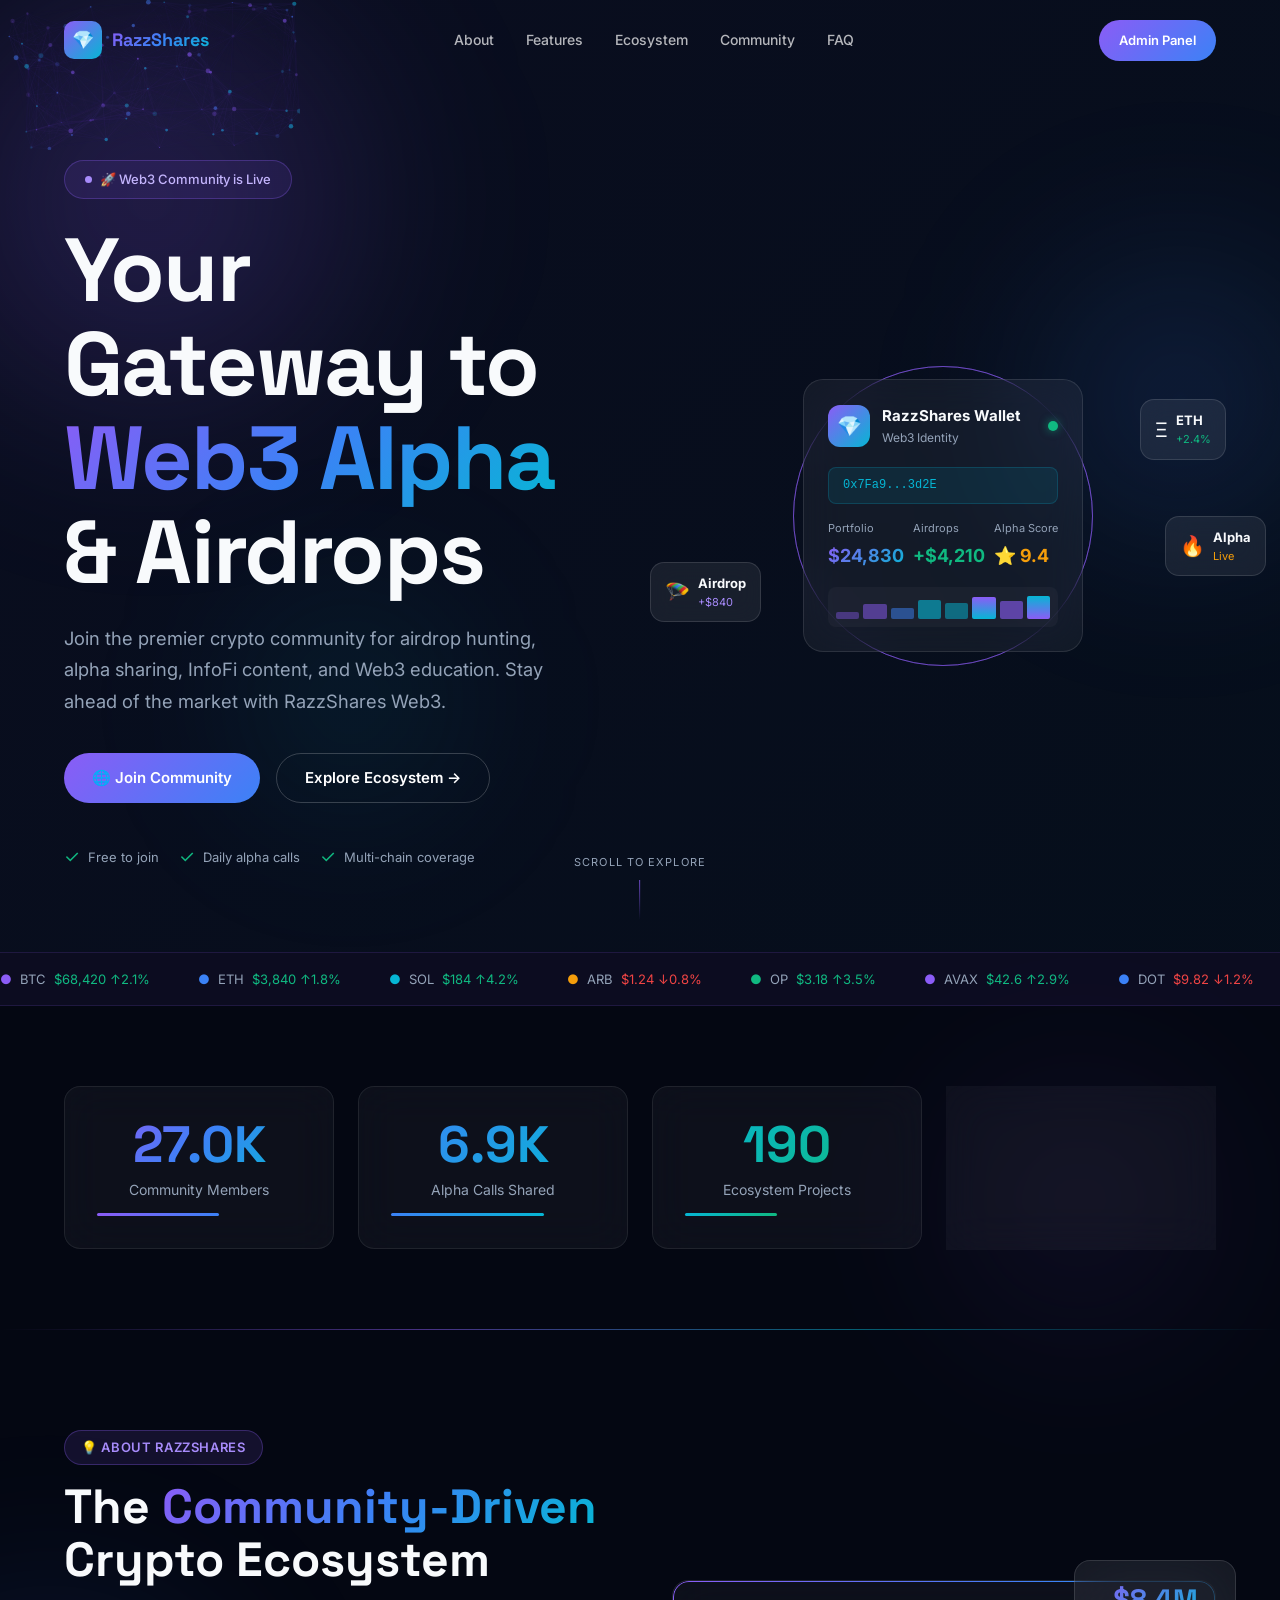
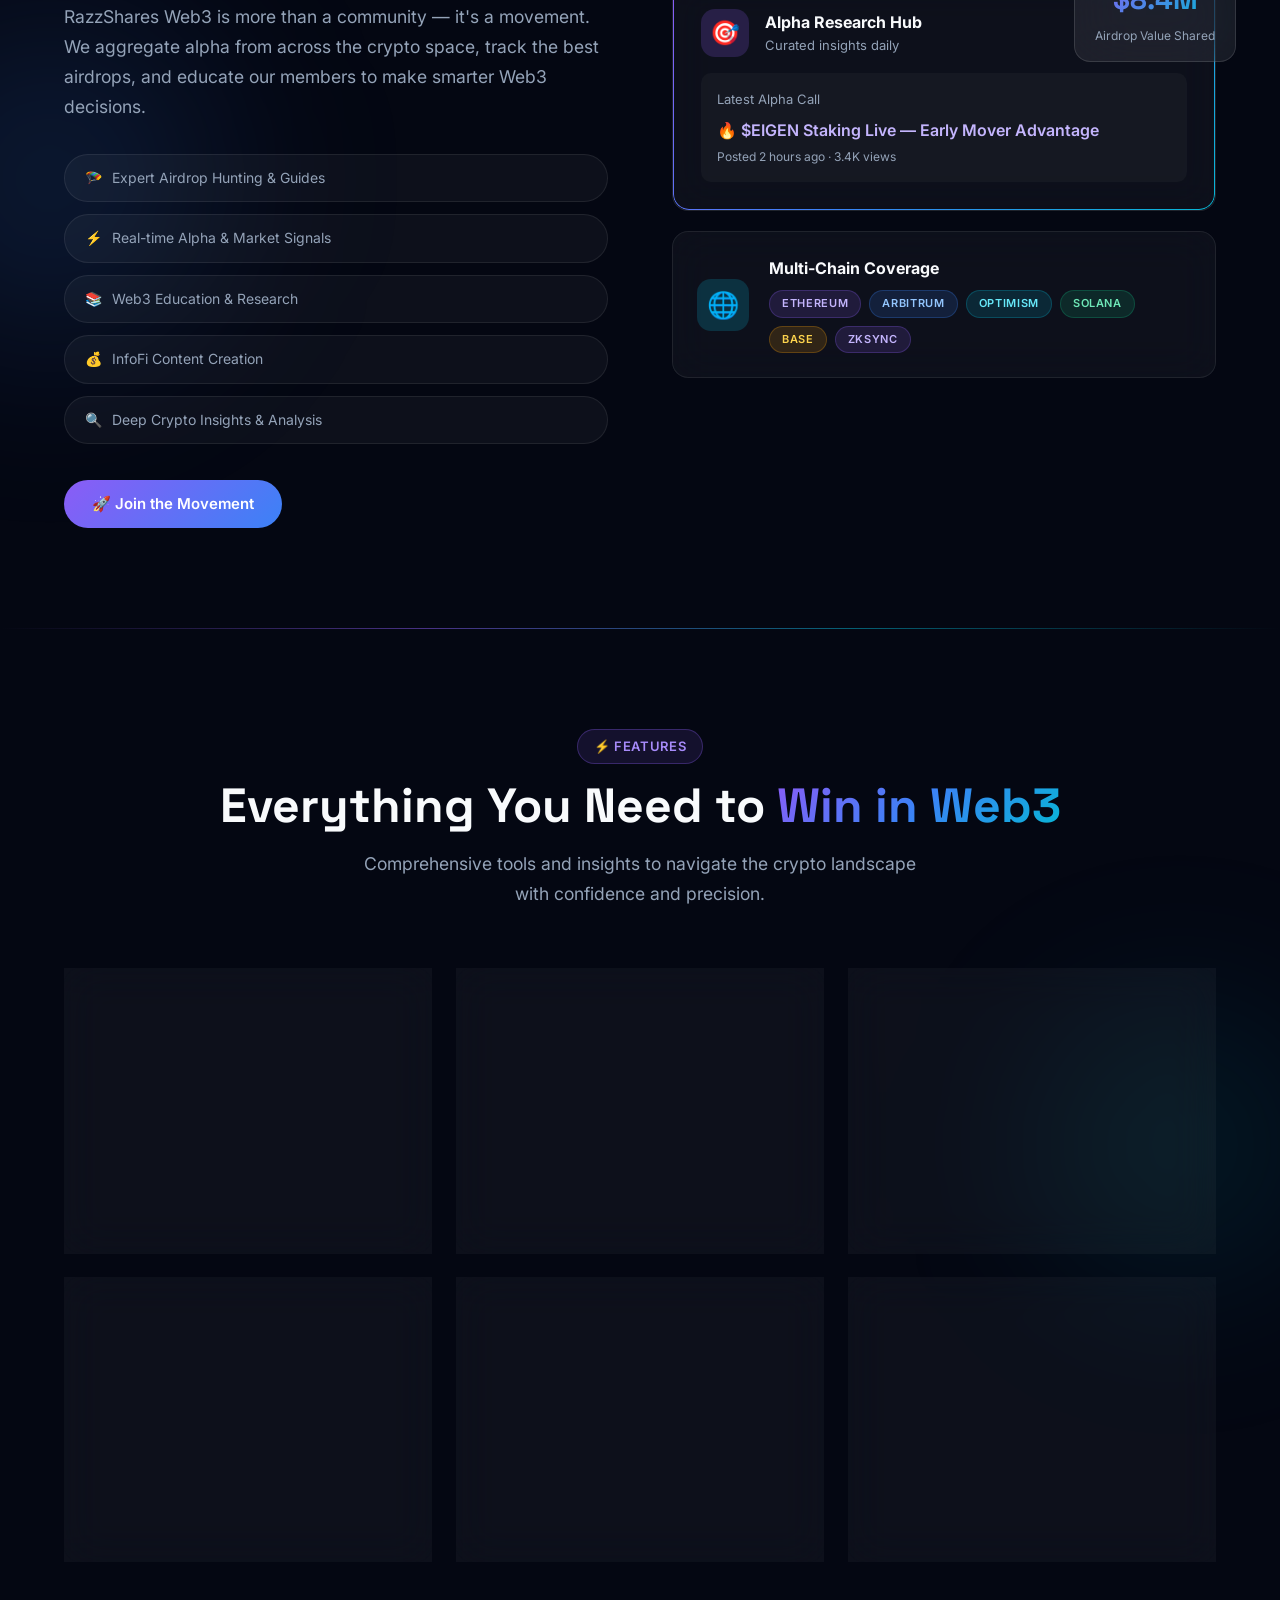
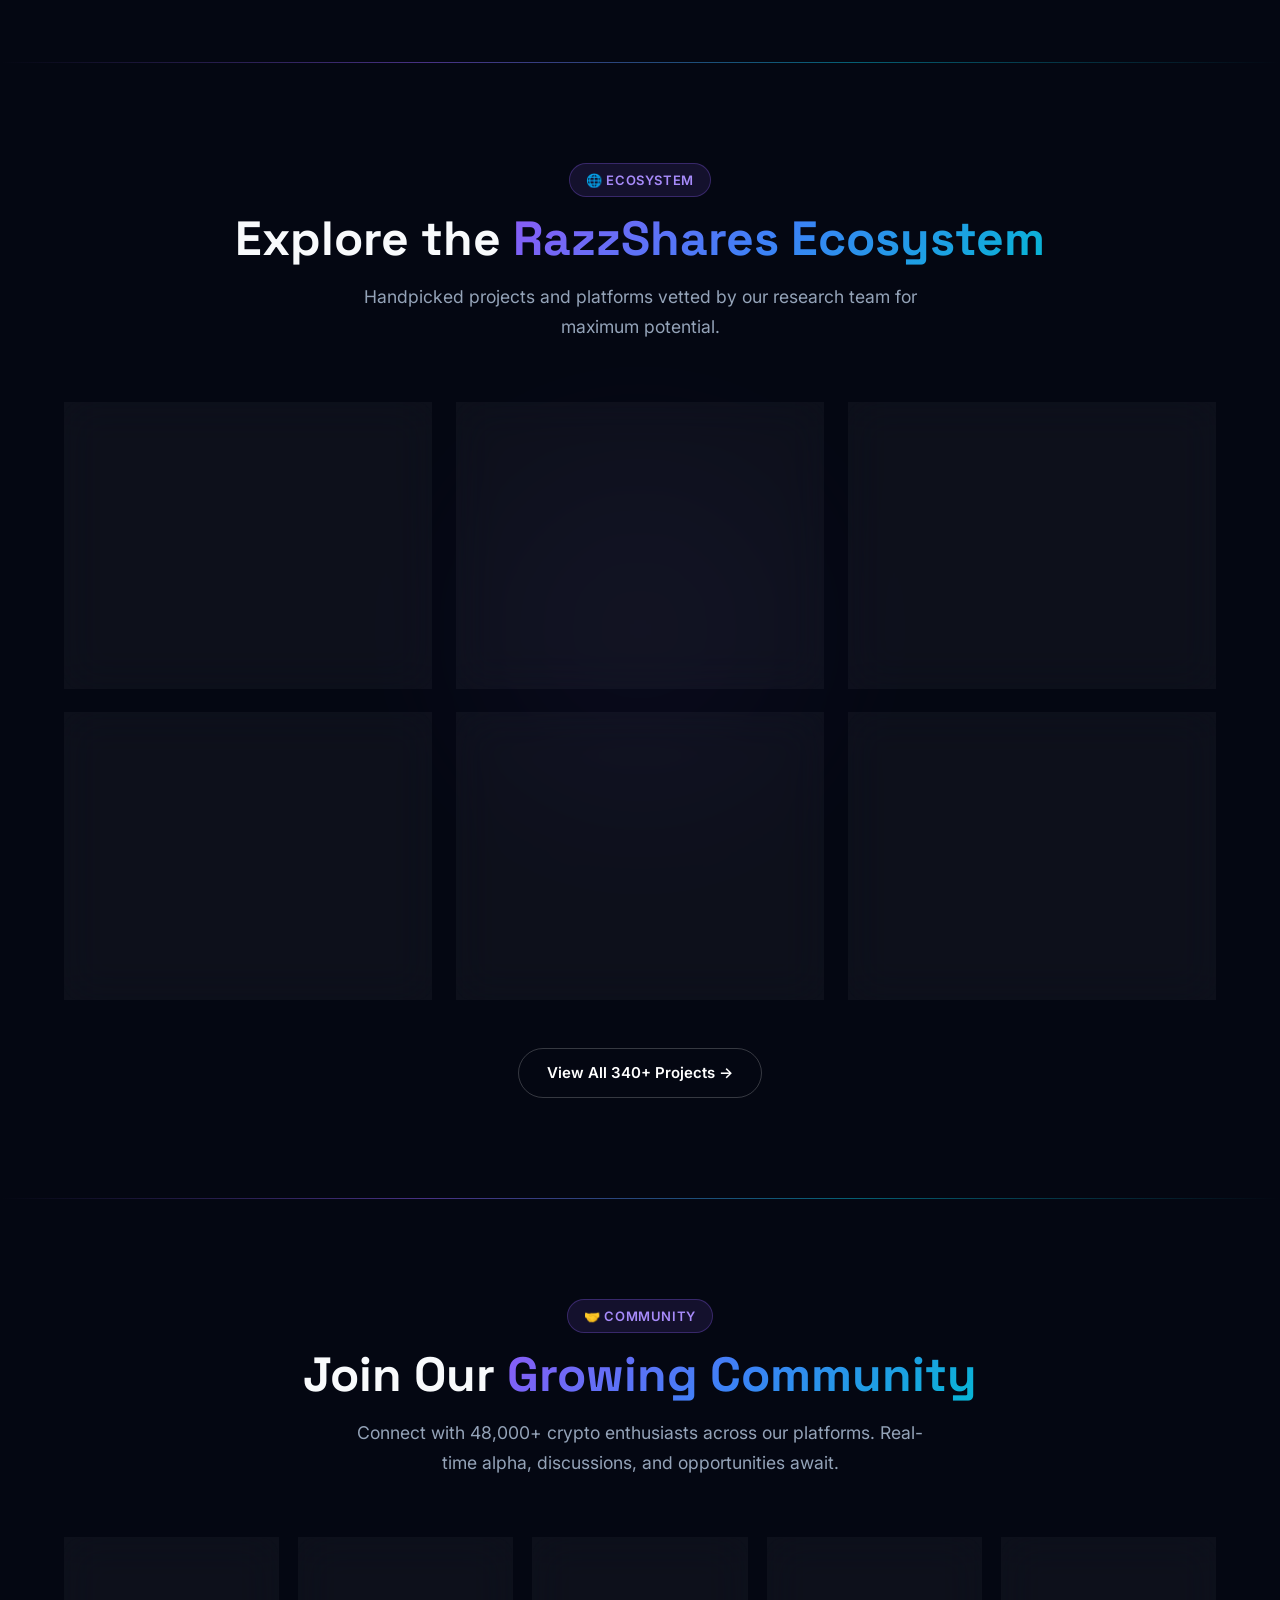
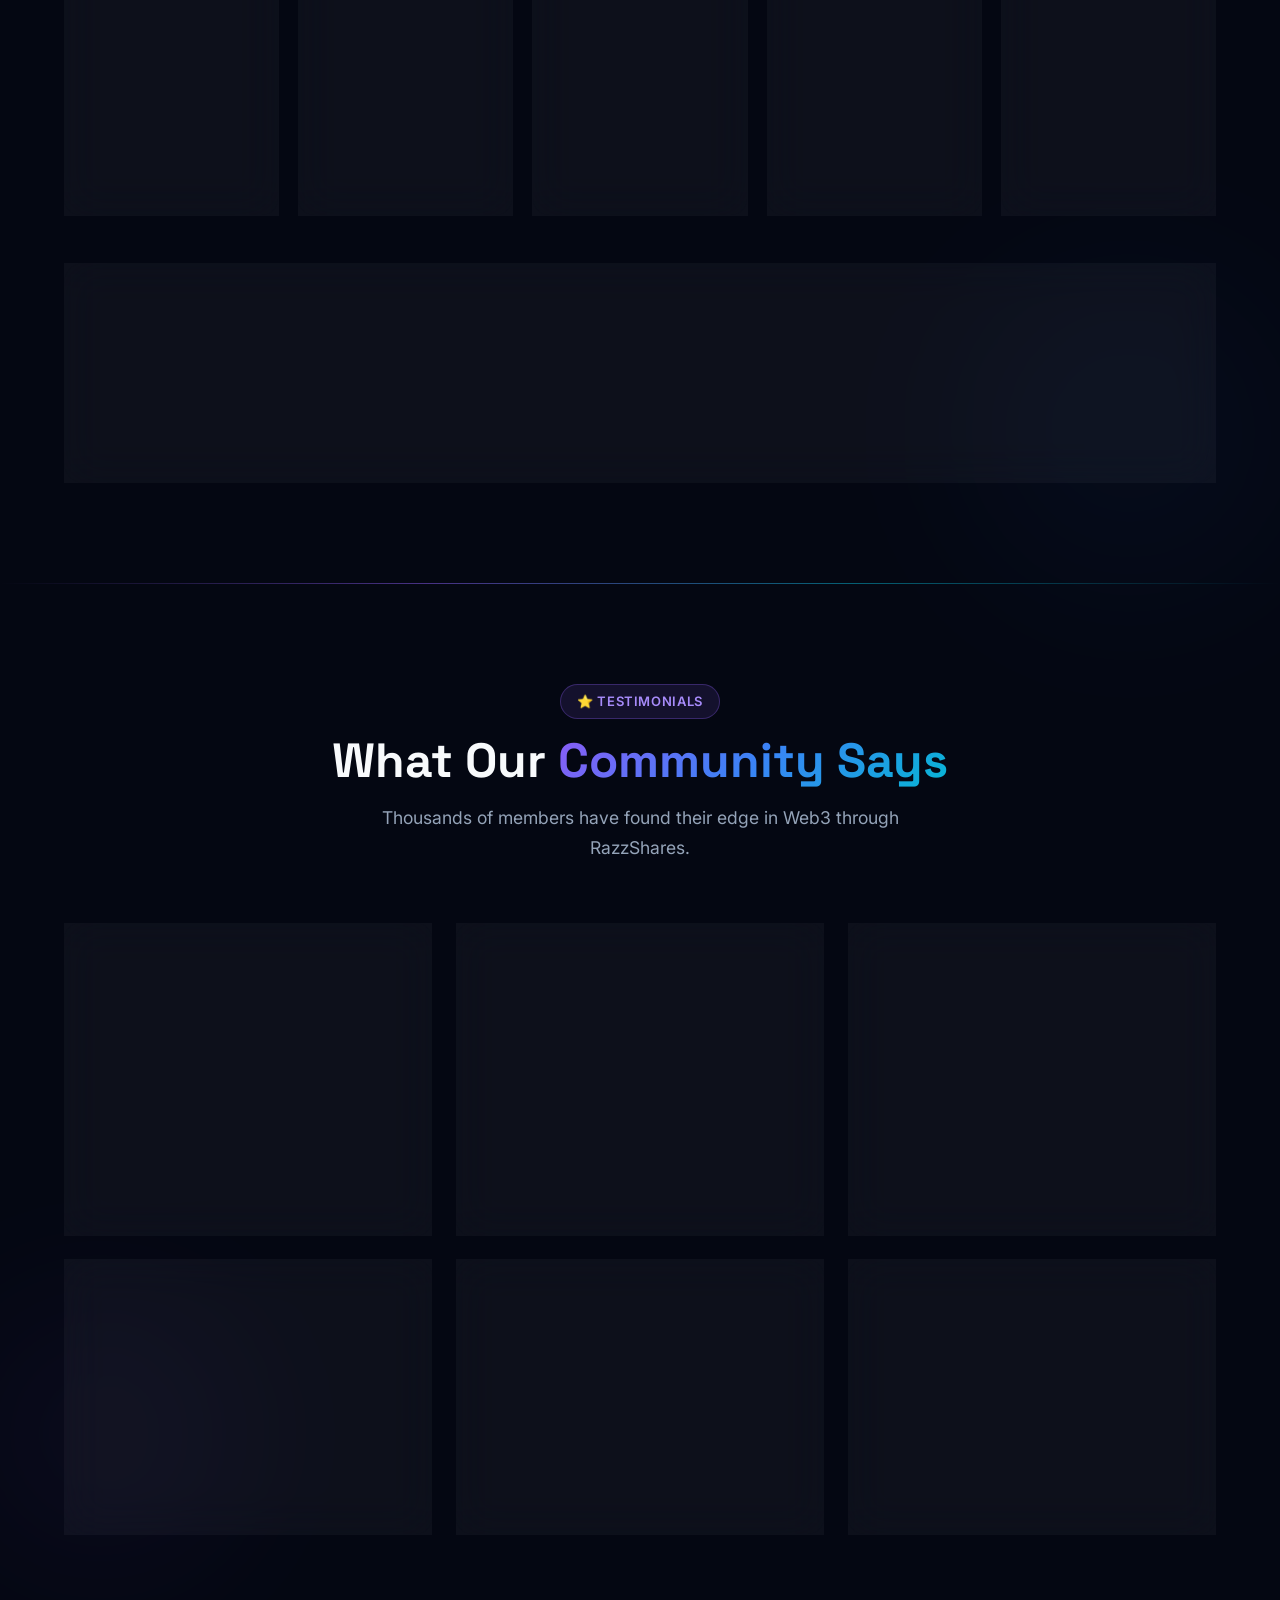
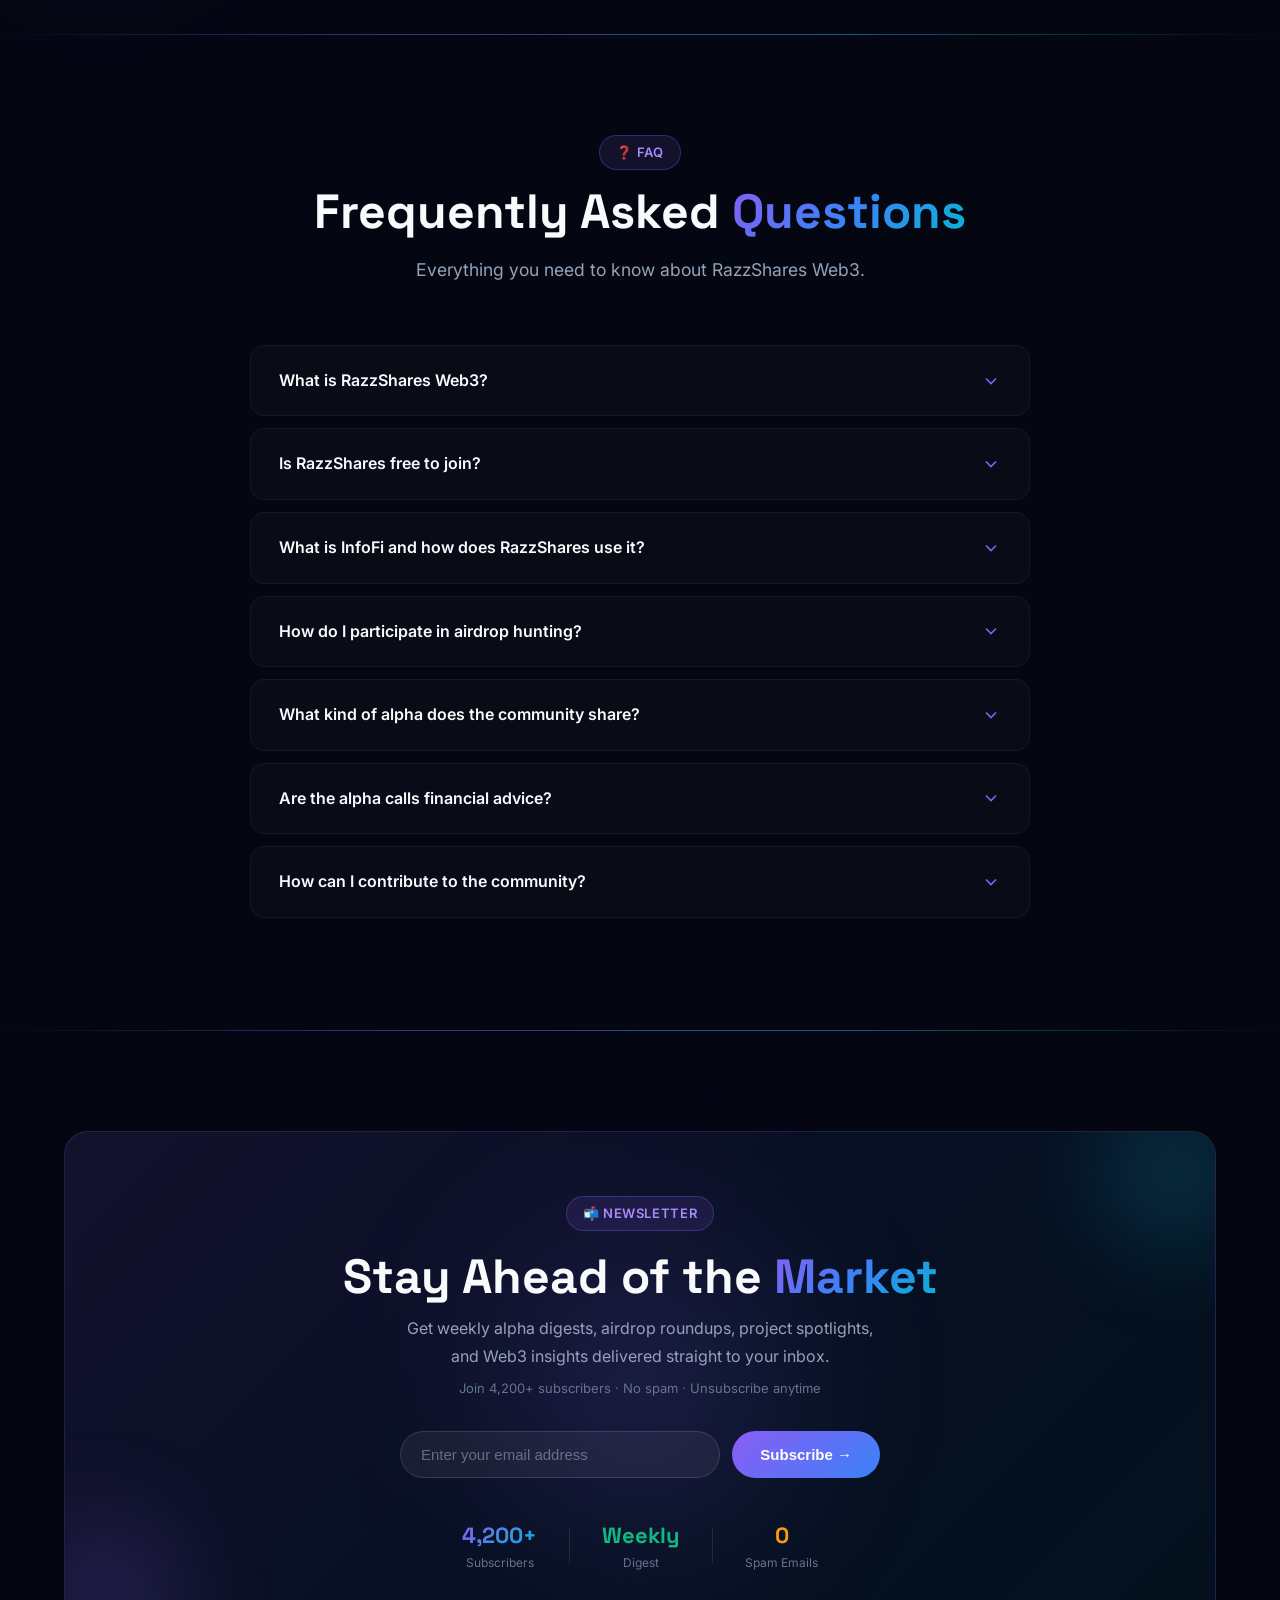
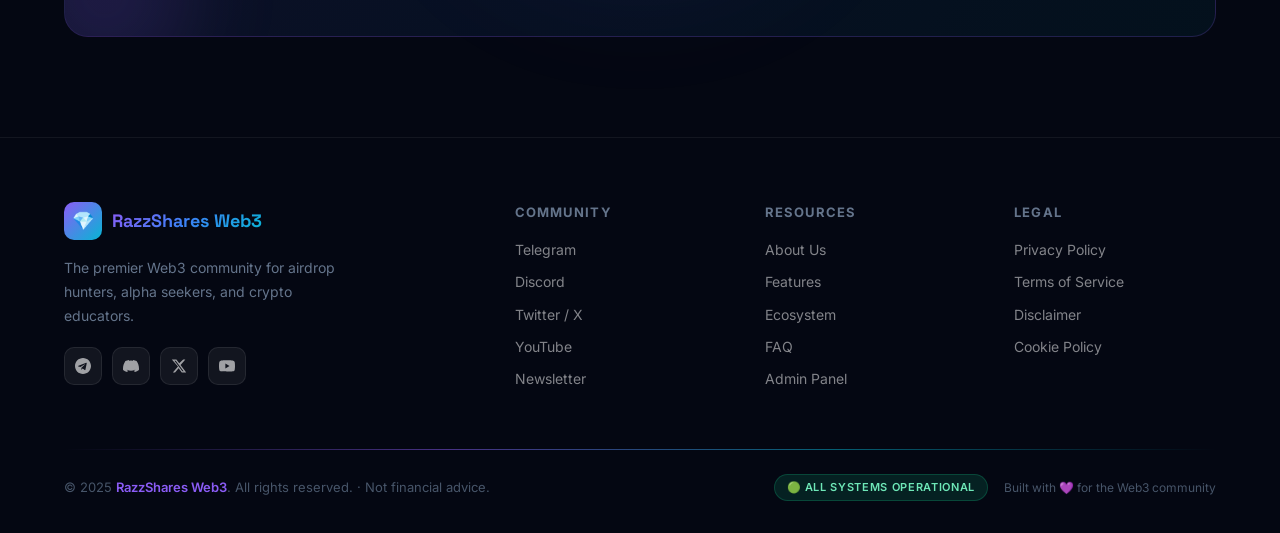
<file: index.html>
<!DOCTYPE html>
<html lang="en">
<head>
  <meta charset="UTF-8" />
  <meta name="viewport" content="width=device-width, initial-scale=1.0" />
  <meta name="description" content="RazzShares Web3 — Premium crypto community for airdrop hunting, alpha sharing, Web3 education and InfoFi content. Join thousands of crypto enthusiasts." />
  <meta name="keywords" content="Web3, crypto, airdrop, alpha, InfoFi, DeFi, community, blockchain" />
  <meta property="og:title" content="RazzShares Web3 — Alpha. Airdrops. Community." />
  <meta property="og:description" content="Join the premier Web3 community for crypto insights, airdrop hunting, and alpha sharing." />
  <meta property="og:type" content="website" />
  <title>RazzShares Web3 — Alpha. Airdrops. Community.</title>
  <link rel="stylesheet" href="assets/css/styles.css" />
  <link rel="preconnect" href="https://fonts.googleapis.com" />
  <link rel="preconnect" href="https://fonts.gstatic.com" crossorigin />
  <link href="https://fonts.googleapis.com/css2?family=Inter:wght@300;400;500;600;700;800;900&family=Space+Grotesk:wght@400;500;600;700&display=swap" rel="stylesheet" />
  <style>
    /* Inline critical styles for fast render */
    body { background: #040712; color: #F8FAFC; }
    .hero-grid { display: grid; grid-template-columns: 1fr 1fr; gap: 60px; align-items: center; }
    @media(max-width:900px){ .hero-grid { grid-template-columns:1fr; } .hero-visual { display:none; } }
    .ticker-wrap { overflow: hidden; padding: 16px 0; background: rgba(139,92,246,0.06); border-top: 1px solid rgba(139,92,246,0.15); border-bottom: 1px solid rgba(139,92,246,0.15); }
    .about-grid { display: grid; grid-template-columns: 1fr 1fr; gap: 64px; align-items: center; }
    @media(max-width:900px){ .about-grid { grid-template-columns:1fr; } }
    .features-grid { display: grid; grid-template-columns: repeat(3, 1fr); gap: 24px; }
    @media(max-width:900px){ .features-grid { grid-template-columns: repeat(2,1fr); } }
    @media(max-width:580px){ .features-grid { grid-template-columns: 1fr; } }
    .ecosystem-grid { display: grid; grid-template-columns: repeat(3, 1fr); gap: 24px; }
    @media(max-width:900px){ .ecosystem-grid { grid-template-columns: repeat(2,1fr); } }
    @media(max-width:560px){ .ecosystem-grid { grid-template-columns: 1fr; } }
    .community-grid { display: grid; grid-template-columns: repeat(5, 1fr); gap: 20px; }
    @media(max-width:900px){ .community-grid { grid-template-columns: repeat(3,1fr); } }
    @media(max-width:500px){ .community-grid { grid-template-columns: repeat(2,1fr); } }
    .testimonials-grid { display: grid; grid-template-columns: repeat(3, 1fr); gap: 24px; }
    @media(max-width:900px){ .testimonials-grid { grid-template-columns: repeat(2,1fr); } }
    @media(max-width:580px){ .testimonials-grid { grid-template-columns: 1fr; } }
    .footer-grid { display: grid; grid-template-columns: 2fr 1fr 1fr 1fr; gap: 48px; }
    @media(max-width:900px){ .footer-grid { grid-template-columns: 1fr 1fr; } }
    @media(max-width:580px){ .footer-grid { grid-template-columns: 1fr; } }
    .stats-row { display: grid; grid-template-columns: repeat(4,1fr); gap: 24px; }
    @media(max-width:800px){ .stats-row { grid-template-columns: repeat(2,1fr); } }
    @media(max-width:480px){ .stats-row { grid-template-columns: 1fr 1fr; } }
    .hero-btns { display: flex; gap: 16px; flex-wrap: wrap; }
    .hamburger { display: none; background: none; border: 1px solid rgba(255,255,255,0.15); border-radius: 8px; color: white; font-size: 20px; padding: 6px 10px; cursor: pointer; }
    @media(max-width:768px){ .nav-links { display:none; } .hamburger { display:block; } }
  </style>
</head>
<body>


<!-- ═══════════════════════════════════════════
     MOBILE MENU OVERLAY
═══════════════════════════════════════════ -->
<div id="mobile-menu">
  <button onclick="closeMobileMenu()" style="position:absolute;top:24px;right:24px;background:rgba(255,255,255,0.1);border:none;color:white;font-size:24px;width:44px;height:44px;border-radius:12px;cursor:pointer;">✕</button>
  <a href="#hero"         onclick="closeMobileMenu()">Home</a>
  <a href="#about"        onclick="closeMobileMenu()">About</a>
  <a href="#features"     onclick="closeMobileMenu()">Features</a>
  <a href="#ecosystem"    onclick="closeMobileMenu()">Ecosystem</a>
  <a href="#community"    onclick="closeMobileMenu()">Community</a>
  <a href="#faq"          onclick="closeMobileMenu()">FAQ</a>
  <a href="admin/index.html" onclick="closeMobileMenu()" style="color:#A78BFA;">Admin Panel</a>
</div>

<!-- ═══════════════════════════════════════════
     NAVBAR
═══════════════════════════════════════════ -->
<nav id="navbar">
  <div class="container" style="display:flex;align-items:center;justify-content:space-between;">
    <!-- Logo -->
    <a href="#hero" style="display:flex;align-items:center;gap:10px;text-decoration:none;">
      <div style="width:38px;height:38px;border-radius:10px;background:linear-gradient(135deg,#8B5CF6,#06B6D4);display:flex;align-items:center;justify-content:center;font-size:18px;flex-shrink:0;">💎</div>
      <span style="font-family:'Space Grotesk',sans-serif;font-weight:800;font-size:18px;background:linear-gradient(135deg,#8B5CF6,#3B82F6,#06B6D4);-webkit-background-clip:text;-webkit-text-fill-color:transparent;background-clip:text;">RazzShares</span>
    </a>
    <!-- Nav Links -->
    <div class="nav-links" style="display:flex;align-items:center;gap:32px;">
      <a href="#about"     class="nav-link">About</a>
      <a href="#features"  class="nav-link">Features</a>
      <a href="#ecosystem" class="nav-link">Ecosystem</a>
      <a href="#community" class="nav-link">Community</a>
      <a href="#faq"       class="nav-link">FAQ</a>
    </div>
    <!-- CTA + Hamburger -->
    <div style="display:flex;align-items:center;gap:12px;">
      <a href="admin/index.html" class="btn-primary" style="padding:10px 20px;font-size:13px;">
        <span>Admin Panel</span>
      </a>
      <button class="hamburger" onclick="openMobileMenu()">☰</button>
    </div>
  </div>
</nav>

<!-- ═══════════════════════════════════════════
     HERO SECTION
═══════════════════════════════════════════ -->
<section id="hero" class="animated-gradient-bg" style="min-height:100vh;position:relative;display:flex;align-items:center;overflow:hidden;padding-top:80px;">
  <!-- Animated particles canvas -->
  <canvas id="particles-canvas"></canvas>

  <!-- Background orbs -->
  <div class="orb orb-purple" style="width:600px;height:600px;top:-100px;left:-150px;"></div>
  <div class="orb orb-blue"   style="width:400px;height:400px;top:200px;right:-100px;"></div>
  <div class="orb orb-cyan"   style="width:300px;height:300px;bottom:100px;left:200px;"></div>

  <div class="container" style="position:relative;z-index:1;padding:80px 24px;">
    <div class="hero-grid">
      <!-- Left: Text content -->
      <div>
        <div class="hero-badge animate-fade-up">
          <span class="dot"></span>
          🚀 Web3 Community is Live
        </div>

        <h1 class="hero-title animate-fade-up delay-100">
          Your Gateway to<br>
          <span class="gradient-text">Web3 Alpha</span><br>
          &amp; Airdrops
        </h1>

        <p class="animate-fade-up delay-200" style="font-size:1.15rem;color:#94A3B8;line-height:1.7;margin-bottom:36px;max-width:520px;">
          Join the premier crypto community for airdrop hunting, alpha sharing, InfoFi content, and Web3 education. Stay ahead of the market with RazzShares Web3.
        </p>

        <div class="hero-btns animate-fade-up delay-300">
          <a href="#community" class="btn-primary">
            <span>🌐 Join Community</span>
          </a>
          <a href="#ecosystem" class="btn-secondary">
            Explore Ecosystem →
          </a>
        </div>

        <!-- Trust badges -->
        <div class="animate-fade-up delay-400" style="display:flex;align-items:center;gap:20px;margin-top:40px;flex-wrap:wrap;">
          <div style="display:flex;align-items:center;gap:8px;color:#94A3B8;font-size:13px;">
            <span style="color:#10B981;font-size:18px;">✓</span> Free to join
          </div>
          <div style="display:flex;align-items:center;gap:8px;color:#94A3B8;font-size:13px;">
            <span style="color:#10B981;font-size:18px;">✓</span> Daily alpha calls
          </div>
          <div style="display:flex;align-items:center;gap:8px;color:#94A3B8;font-size:13px;">
            <span style="color:#10B981;font-size:18px;">✓</span> Multi-chain coverage
          </div>
        </div>
      </div>

      <!-- Right: Wallet Visual -->
      <div class="hero-visual" style="position:relative;display:flex;justify-content:center;align-items:center;">
        <!-- Pulse rings -->
        <div class="pulse-ring" style="width:300px;height:300px;left:50%;top:50%;transform:translate(-50%,-50%);"></div>
        <div class="pulse-ring" style="width:300px;height:300px;left:50%;top:50%;transform:translate(-50%,-50%);animation-delay:1s;"></div>

        <!-- Main card -->
        <div class="wallet-card float-1 animate-scale-in delay-300" style="position:relative;z-index:2;">
          <div style="display:flex;align-items:center;gap:12px;margin-bottom:20px;">
            <div style="width:42px;height:42px;border-radius:12px;background:linear-gradient(135deg,#8B5CF6,#06B6D4);display:flex;align-items:center;justify-content:center;font-size:20px;">💎</div>
            <div>
              <div style="font-weight:700;font-size:15px;">RazzShares Wallet</div>
              <div style="color:#94A3B8;font-size:12px;">Web3 Identity</div>
            </div>
            <div style="margin-left:auto;width:10px;height:10px;border-radius:50%;background:#10B981;box-shadow:0 0 8px rgba(16,185,129,0.6);"></div>
          </div>
          <div class="wallet-address" style="margin-bottom:16px;">0x7Fa9...3d2E</div>
          <div style="display:flex;justify-content:space-between;margin-bottom:16px;">
            <div>
              <div style="font-size:11px;color:#94A3B8;margin-bottom:4px;">Portfolio</div>
              <div style="font-weight:700;font-size:18px;background:linear-gradient(135deg,#8B5CF6,#06B6D4);-webkit-background-clip:text;-webkit-text-fill-color:transparent;background-clip:text;">$24,830</div>
            </div>
            <div>
              <div style="font-size:11px;color:#94A3B8;margin-bottom:4px;">Airdrops</div>
              <div style="font-weight:700;font-size:18px;color:#10B981;">+$4,210</div>
            </div>
            <div>
              <div style="font-size:11px;color:#94A3B8;margin-bottom:4px;">Alpha Score</div>
              <div style="font-weight:700;font-size:18px;color:#F59E0B;">⭐ 9.4</div>
            </div>
          </div>
          <!-- Mini chart bars -->
          <div style="display:flex;align-items:flex-end;gap:4px;height:40px;background:rgba(255,255,255,0.03);border-radius:8px;padding:8px;">
            <div style="flex:1;height:30%;background:rgba(139,92,246,0.4);border-radius:2px;"></div>
            <div style="flex:1;height:60%;background:rgba(139,92,246,0.5);border-radius:2px;"></div>
            <div style="flex:1;height:45%;background:rgba(59,130,246,0.5);border-radius:2px;"></div>
            <div style="flex:1;height:80%;background:rgba(6,182,212,0.6);border-radius:2px;"></div>
            <div style="flex:1;height:65%;background:rgba(6,182,212,0.5);border-radius:2px;"></div>
            <div style="flex:1;height:90%;background:linear-gradient(180deg,#8B5CF6,#06B6D4);border-radius:2px;"></div>
            <div style="flex:1;height:75%;background:rgba(139,92,246,0.6);border-radius:2px;"></div>
            <div style="flex:1;height:95%;background:linear-gradient(180deg,#06B6D4,#8B5CF6);border-radius:2px;"></div>
          </div>
        </div>

        <!-- Floating tokens -->
        <div class="float-2" style="position:absolute;top:20px;right:-10px;z-index:3;">
          <div style="background:rgba(255,255,255,0.07);backdrop-filter:blur(12px);border:1px solid rgba(255,255,255,0.12);border-radius:14px;padding:10px 14px;display:flex;align-items:center;gap:8px;">
            <span style="font-size:20px;">Ξ</span>
            <div><div style="font-weight:700;font-size:13px;">ETH</div><div style="font-size:11px;color:#10B981;">+2.4%</div></div>
          </div>
        </div>

        <div class="float-3" style="position:absolute;bottom:30px;left:-20px;z-index:3;">
          <div style="background:rgba(255,255,255,0.07);backdrop-filter:blur(12px);border:1px solid rgba(255,255,255,0.12);border-radius:14px;padding:10px 14px;display:flex;align-items:center;gap:8px;">
            <span style="font-size:20px;">🪂</span>
            <div><div style="font-weight:700;font-size:13px;">Airdrop</div><div style="font-size:11px;color:#A78BFA;">+$840</div></div>
          </div>
        </div>

        <div class="float-4" style="position:absolute;top:50%;right:-50px;z-index:3;">
          <div style="background:rgba(255,255,255,0.07);backdrop-filter:blur(12px);border:1px solid rgba(255,255,255,0.12);border-radius:14px;padding:10px 14px;display:flex;align-items:center;gap:8px;">
            <span style="font-size:20px;">🔥</span>
            <div><div style="font-weight:700;font-size:13px;">Alpha</div><div style="font-size:11px;color:#F59E0B;">Live</div></div>
          </div>
        </div>
      </div>
    </div>
  </div>

  <!-- Scroll indicator -->
  <div style="position:absolute;bottom:32px;left:50%;transform:translateX(-50%);text-align:center;z-index:1;">
    <div style="font-size:11px;color:#94A3B8;letter-spacing:0.1em;text-transform:uppercase;margin-bottom:8px;">Scroll to explore</div>
    <div style="width:1px;height:40px;background:linear-gradient(180deg,rgba(139,92,246,0.8),transparent);margin:0 auto;"></div>
  </div>
</section>


<!-- ═══════════════════════════════════════════
     TICKER
═══════════════════════════════════════════ -->
<div class="ticker-wrap">
  <div class="ticker-track">
    <span style="color:#94A3B8;font-size:13px;display:flex;align-items:center;gap:8px;"><span style="color:#8B5CF6;">●</span> BTC <span style="color:#10B981;">$68,420 ↑2.1%</span></span>
    <span style="color:#94A3B8;font-size:13px;display:flex;align-items:center;gap:8px;"><span style="color:#3B82F6;">●</span> ETH <span style="color:#10B981;">$3,840 ↑1.8%</span></span>
    <span style="color:#94A3B8;font-size:13px;display:flex;align-items:center;gap:8px;"><span style="color:#06B6D4;">●</span> SOL <span style="color:#10B981;">$184 ↑4.2%</span></span>
    <span style="color:#94A3B8;font-size:13px;display:flex;align-items:center;gap:8px;"><span style="color:#F59E0B;">●</span> ARB <span style="color:#EF4444;">$1.24 ↓0.8%</span></span>
    <span style="color:#94A3B8;font-size:13px;display:flex;align-items:center;gap:8px;"><span style="color:#10B981;">●</span> OP  <span style="color:#10B981;">$3.18 ↑3.5%</span></span>
    <span style="color:#94A3B8;font-size:13px;display:flex;align-items:center;gap:8px;"><span style="color:#8B5CF6;">●</span> AVAX <span style="color:#10B981;">$42.6 ↑2.9%</span></span>
    <span style="color:#94A3B8;font-size:13px;display:flex;align-items:center;gap:8px;"><span style="color:#3B82F6;">●</span> DOT <span style="color:#EF4444;">$9.82 ↓1.2%</span></span>
    <span style="color:#94A3B8;font-size:13px;display:flex;align-items:center;gap:8px;"><span style="color:#06B6D4;">●</span> MATIC <span style="color:#10B981;">$1.08 ↑5.1%</span></span>
    <!-- duplicate for seamless loop -->
    <span style="color:#94A3B8;font-size:13px;display:flex;align-items:center;gap:8px;"><span style="color:#8B5CF6;">●</span> BTC <span style="color:#10B981;">$68,420 ↑2.1%</span></span>
    <span style="color:#94A3B8;font-size:13px;display:flex;align-items:center;gap:8px;"><span style="color:#3B82F6;">●</span> ETH <span style="color:#10B981;">$3,840 ↑1.8%</span></span>
    <span style="color:#94A3B8;font-size:13px;display:flex;align-items:center;gap:8px;"><span style="color:#06B6D4;">●</span> SOL <span style="color:#10B981;">$184 ↑4.2%</span></span>
    <span style="color:#94A3B8;font-size:13px;display:flex;align-items:center;gap:8px;"><span style="color:#F59E0B;">●</span> ARB <span style="color:#EF4444;">$1.24 ↓0.8%</span></span>
    <span style="color:#94A3B8;font-size:13px;display:flex;align-items:center;gap:8px;"><span style="color:#10B981;">●</span> OP  <span style="color:#10B981;">$3.18 ↑3.5%</span></span>
    <span style="color:#94A3B8;font-size:13px;display:flex;align-items:center;gap:8px;"><span style="color:#8B5CF6;">●</span> AVAX <span style="color:#10B981;">$42.6 ↑2.9%</span></span>
    <span style="color:#94A3B8;font-size:13px;display:flex;align-items:center;gap:8px;"><span style="color:#3B82F6;">●</span> DOT <span style="color:#EF4444;">$9.82 ↓1.2%</span></span>
    <span style="color:#94A3B8;font-size:13px;display:flex;align-items:center;gap:8px;"><span style="color:#06B6D4;">●</span> MATIC <span style="color:#10B981;">$1.08 ↑5.1%</span></span>
  </div>
</div>

<!-- ═══════════════════════════════════════════
     STATS SECTION
═══════════════════════════════════════════ -->
<section id="stats" style="padding:80px 0;position:relative;">
  <div class="orb orb-purple" style="width:400px;height:400px;top:0;right:0;opacity:0.4;"></div>
  <div class="container">
    <div class="stats-row">

      <div class="glass card-hover stat-card reveal">
        <div class="stat-value gradient-text" data-target="48200">0</div>
        <div class="stat-label">Community Members</div>
        <div style="margin-top:12px;height:3px;border-radius:2px;background:linear-gradient(90deg,#8B5CF6,#3B82F6);width:60%;"></div>
      </div>

      <div class="glass card-hover stat-card reveal" style="transition-delay:0.1s">
        <div class="stat-value" style="background:linear-gradient(135deg,#3B82F6,#06B6D4);-webkit-background-clip:text;-webkit-text-fill-color:transparent;background-clip:text;" data-target="12400">0</div>
        <div class="stat-label">Alpha Calls Shared</div>
        <div style="margin-top:12px;height:3px;border-radius:2px;background:linear-gradient(90deg,#3B82F6,#06B6D4);width:75%;"></div>
      </div>

      <div class="glass card-hover stat-card reveal" style="transition-delay:0.2s">
        <div class="stat-value" style="background:linear-gradient(135deg,#06B6D4,#10B981);-webkit-background-clip:text;-webkit-text-fill-color:transparent;background-clip:text;" data-target="340">0</div>
        <div class="stat-label">Ecosystem Projects</div>
        <div style="margin-top:12px;height:3px;border-radius:2px;background:linear-gradient(90deg,#06B6D4,#10B981);width:45%;"></div>
      </div>

      <div class="glass card-hover stat-card reveal" style="transition-delay:0.3s">
        <div class="stat-value" style="background:linear-gradient(135deg,#F59E0B,#EF4444);-webkit-background-clip:text;-webkit-text-fill-color:transparent;background-clip:text;" data-target="2100000">0</div>
        <div class="stat-label">Total Reach</div>
        <div style="margin-top:12px;height:3px;border-radius:2px;background:linear-gradient(90deg,#F59E0B,#EF4444);width:85%;"></div>
      </div>

    </div>
  </div>
</section>

<hr class="gradient-line" />


<!-- ═══════════════════════════════════════════
     ABOUT SECTION
═══════════════════════════════════════════ -->
<section id="about" style="padding:100px 0;position:relative;overflow:hidden;">
  <div class="orb orb-blue" style="width:500px;height:500px;left:-200px;top:50%;transform:translateY(-50%);"></div>
  <div class="container" style="position:relative;z-index:1;">
    <div class="about-grid">
      <!-- Left -->
      <div class="reveal">
        <div class="section-label">💡 About RazzShares</div>
        <h2 class="section-title">
          The <span class="gradient-text">Community-Driven</span><br>Crypto Ecosystem
        </h2>
        <p class="section-subtitle" style="margin-bottom:32px;">
          RazzShares Web3 is more than a community — it's a movement. We aggregate alpha from across the crypto space, track the best airdrops, and educate our members to make smarter Web3 decisions.
        </p>
        <div style="display:flex;flex-direction:column;gap:12px;margin-bottom:36px;">
          <div class="about-pill"><span>🪂</span> Expert Airdrop Hunting & Guides</div>
          <div class="about-pill"><span>⚡</span> Real-time Alpha &amp; Market Signals</div>
          <div class="about-pill"><span>📚</span> Web3 Education &amp; Research</div>
          <div class="about-pill"><span>💰</span> InfoFi Content Creation</div>
          <div class="about-pill"><span>🔍</span> Deep Crypto Insights &amp; Analysis</div>
        </div>
        <a href="#community" class="btn-primary">
          <span>🚀 Join the Movement</span>
        </a>
      </div>

      <!-- Right: Visual cards -->
      <div style="position:relative;" class="reveal">
        <!-- Card 1 -->
        <div class="glass gradient-border" style="padding:28px;margin-bottom:20px;">
          <div style="display:flex;align-items:center;gap:16px;margin-bottom:16px;">
            <div style="width:48px;height:48px;border-radius:14px;background:rgba(139,92,246,0.2);display:flex;align-items:center;justify-content:center;font-size:24px;">🎯</div>
            <div>
              <div style="font-weight:700;font-size:16px;">Alpha Research Hub</div>
              <div style="color:#94A3B8;font-size:13px;">Curated insights daily</div>
            </div>
          </div>
          <div style="background:rgba(255,255,255,0.03);border-radius:10px;padding:16px;">
            <div style="font-size:13px;color:#94A3B8;margin-bottom:8px;">Latest Alpha Call</div>
            <div style="font-weight:600;color:#C4B5FD;margin-bottom:4px;">🔥 $EIGEN Staking Live — Early Mover Advantage</div>
            <div style="font-size:12px;color:#94A3B8;">Posted 2 hours ago · 3.4K views</div>
          </div>
        </div>

        <!-- Card 2 -->
        <div class="glass" style="padding:24px;display:flex;align-items:center;gap:20px;">
          <div style="width:52px;height:52px;border-radius:14px;background:rgba(6,182,212,0.2);display:flex;align-items:center;justify-content:center;font-size:26px;flex-shrink:0;">🌐</div>
          <div style="flex:1;">
            <div style="font-weight:700;margin-bottom:8px;">Multi-Chain Coverage</div>
            <div style="display:flex;flex-wrap:wrap;gap:8px;">
              <span class="chip chip-purple">Ethereum</span>
              <span class="chip chip-blue">Arbitrum</span>
              <span class="chip chip-cyan">Optimism</span>
              <span class="chip chip-green">Solana</span>
              <span class="chip chip-yellow">Base</span>
              <span class="chip chip-purple">Zksync</span>
            </div>
          </div>
        </div>

        <!-- Floating stat -->
        <div class="glass-strong float-1" style="position:absolute;top:-20px;right:-20px;padding:16px 20px;border-radius:16px;text-align:center;min-width:120px;">
          <div style="font-size:28px;font-weight:800;font-family:'Space Grotesk',sans-serif;background:linear-gradient(135deg,#8B5CF6,#06B6D4);-webkit-background-clip:text;-webkit-text-fill-color:transparent;background-clip:text;">$8.4M</div>
          <div style="font-size:12px;color:#94A3B8;margin-top:4px;">Airdrop Value Shared</div>
        </div>
      </div>
    </div>
  </div>
</section>

<hr class="gradient-line" />


<!-- ═══════════════════════════════════════════
     FEATURES SECTION
═══════════════════════════════════════════ -->
<section id="features" style="padding:100px 0;position:relative;">
  <div class="orb orb-cyan" style="width:400px;height:400px;right:-100px;top:50%;transform:translateY(-50%);"></div>
  <div class="container" style="position:relative;z-index:1;">
    <div style="text-align:center;margin-bottom:60px;" class="reveal">
      <div class="section-label" style="display:inline-flex;">⚡ Features</div>
      <h2 class="section-title">Everything You Need to <span class="gradient-text">Win in Web3</span></h2>
      <p class="section-subtitle" style="margin:0 auto;">Comprehensive tools and insights to navigate the crypto landscape with confidence and precision.</p>
    </div>

    <div class="features-grid">

      <div class="glass feature-card card-hover reveal">
        <div class="feature-icon" style="background:rgba(139,92,246,0.2);">🪂</div>
        <h3 style="font-size:18px;font-weight:700;margin-bottom:10px;">Airdrop Tracking</h3>
        <p style="color:#94A3B8;font-size:14px;line-height:1.7;">Never miss a profitable airdrop again. We track, analyze and alert you to the best opportunities across 50+ chains in real-time.</p>
        <div style="margin-top:16px;display:flex;gap:8px;flex-wrap:wrap;">
          <span class="chip chip-purple">50+ Chains</span>
          <span class="chip chip-green">Live Alerts</span>
        </div>
      </div>

      <div class="glass feature-card card-hover reveal" style="transition-delay:0.1s">
        <div class="feature-icon" style="background:rgba(59,130,246,0.2);">⚡</div>
        <h3 style="font-size:18px;font-weight:700;margin-bottom:10px;">Alpha Sharing</h3>
        <p style="color:#94A3B8;font-size:14px;line-height:1.7;">Get exclusive alpha calls from our network of veteran traders and researchers. Early access to projects before they pump.</p>
        <div style="margin-top:16px;display:flex;gap:8px;flex-wrap:wrap;">
          <span class="chip chip-blue">Exclusive</span>
          <span class="chip chip-yellow">Early Access</span>
        </div>
      </div>

      <div class="glass feature-card card-hover reveal" style="transition-delay:0.2s">
        <div class="feature-icon" style="background:rgba(6,182,212,0.2);">📚</div>
        <h3 style="font-size:18px;font-weight:700;margin-bottom:10px;">Web3 Education</h3>
        <p style="color:#94A3B8;font-size:14px;line-height:1.7;">From beginner to pro — structured learning paths, tutorials, and deep dives into DeFi, NFTs, DAOs, and emerging Web3 primitives.</p>
        <div style="margin-top:16px;display:flex;gap:8px;flex-wrap:wrap;">
          <span class="chip chip-cyan">Free Guides</span>
          <span class="chip chip-purple">Video Course</span>
        </div>
      </div>

      <div class="glass feature-card card-hover reveal" style="transition-delay:0.1s">
        <div class="feature-icon" style="background:rgba(16,185,129,0.2);">🤝</div>
        <h3 style="font-size:18px;font-weight:700;margin-bottom:10px;">Community Engagement</h3>
        <p style="color:#94A3B8;font-size:14px;line-height:1.7;">Connect with 48,000+ like-minded crypto enthusiasts. Participate in discussions, share strategies, and grow together.</p>
        <div style="margin-top:16px;display:flex;gap:8px;flex-wrap:wrap;">
          <span class="chip chip-green">48K+ Members</span>
          <span class="chip chip-cyan">24/7 Active</span>
        </div>
      </div>

      <div class="glass feature-card card-hover reveal" style="transition-delay:0.2s">
        <div class="feature-icon" style="background:rgba(245,158,11,0.2);">🔬</div>
        <h3 style="font-size:18px;font-weight:700;margin-bottom:10px;">Crypto Research</h3>
        <p style="color:#94A3B8;font-size:14px;line-height:1.7;">In-depth project analyses, tokenomics breakdowns, on-chain data insights, and VC funding tracking to find the next 100x.</p>
        <div style="margin-top:16px;display:flex;gap:8px;flex-wrap:wrap;">
          <span class="chip chip-yellow">On-chain Data</span>
          <span class="chip chip-blue">VC Tracking</span>
        </div>
      </div>

      <div class="glass feature-card card-hover reveal" style="transition-delay:0.3s">
        <div class="feature-icon" style="background:rgba(239,68,68,0.2);">🔭</div>
        <h3 style="font-size:18px;font-weight:700;margin-bottom:10px;">Project Discovery</h3>
        <p style="color:#94A3B8;font-size:14px;line-height:1.7;">Discover promising early-stage projects before they hit mainstream. Curated lists of testnet participants, genesis NFTs, and more.</p>
        <div style="margin-top:16px;display:flex;gap:8px;flex-wrap:wrap;">
          <span class="chip chip-purple">Early Stage</span>
          <span class="chip chip-green">Vetted</span>
        </div>
      </div>

    </div>
  </div>
</section>

<hr class="gradient-line" />


<!-- ═══════════════════════════════════════════
     ECOSYSTEM SECTION
═══════════════════════════════════════════ -->
<section id="ecosystem" style="padding:100px 0;position:relative;">
  <div class="orb orb-purple" style="width:500px;height:500px;left:50%;top:50%;transform:translate(-50%,-50%);opacity:0.25;"></div>
  <div class="container" style="position:relative;z-index:1;">
    <div style="text-align:center;margin-bottom:60px;" class="reveal">
      <div class="section-label" style="display:inline-flex;">🌐 Ecosystem</div>
      <h2 class="section-title">Explore the <span class="gradient-text">RazzShares Ecosystem</span></h2>
      <p class="section-subtitle" style="margin:0 auto;">Handpicked projects and platforms vetted by our research team for maximum potential.</p>
    </div>

    <div class="ecosystem-grid">

      <div class="glass project-card card-hover reveal">
        <div style="display:flex;align-items:center;gap:14px;margin-bottom:16px;">
          <div style="width:52px;height:52px;border-radius:16px;background:linear-gradient(135deg,#8B5CF6,#3B82F6);display:flex;align-items:center;justify-content:center;font-size:26px;flex-shrink:0;">Ξ</div>
          <div>
            <div style="font-weight:700;font-size:16px;">EigenLayer</div>
            <div style="color:#94A3B8;font-size:12px;">Restaking Protocol</div>
          </div>
          <span class="chip chip-green" style="margin-left:auto;">Live</span>
        </div>
        <p style="color:#94A3B8;font-size:13px;line-height:1.6;margin-bottom:16px;">The leading restaking protocol enabling ETH stakers to extend cryptoeconomic security to new applications.</p>
        <div style="display:flex;gap:8px;flex-wrap:wrap;margin-bottom:16px;">
          <span class="chip chip-purple">DeFi</span>
          <span class="chip chip-blue">Ethereum</span>
          <span class="chip chip-cyan">Restaking</span>
        </div>
        <a href="#" class="btn-secondary" style="font-size:13px;padding:8px 18px;border-radius:8px;">Visit Project →</a>
      </div>

      <div class="glass project-card card-hover reveal" style="transition-delay:0.1s">
        <div style="display:flex;align-items:center;gap:14px;margin-bottom:16px;">
          <div style="width:52px;height:52px;border-radius:16px;background:linear-gradient(135deg,#EF4444,#F59E0B);display:flex;align-items:center;justify-content:center;font-size:26px;flex-shrink:0;">🌊</div>
          <div>
            <div style="font-weight:700;font-size:16px;">LayerZero</div>
            <div style="color:#94A3B8;font-size:12px;">Omnichain Protocol</div>
          </div>
          <span class="chip chip-yellow" style="margin-left:auto;">Active</span>
        </div>
        <p style="color:#94A3B8;font-size:13px;line-height:1.6;margin-bottom:16px;">Omnichain interoperability protocol enabling seamless communication between any blockchain network.</p>
        <div style="display:flex;gap:8px;flex-wrap:wrap;margin-bottom:16px;">
          <span class="chip chip-cyan">Interop</span>
          <span class="chip chip-purple">Multi-chain</span>
        </div>
        <a href="#" class="btn-secondary" style="font-size:13px;padding:8px 18px;border-radius:8px;">Visit Project →</a>
      </div>

      <div class="glass project-card card-hover reveal" style="transition-delay:0.2s">
        <div style="display:flex;align-items:center;gap:14px;margin-bottom:16px;">
          <div style="width:52px;height:52px;border-radius:16px;background:linear-gradient(135deg,#06B6D4,#3B82F6);display:flex;align-items:center;justify-content:center;font-size:26px;flex-shrink:0;">⚡</div>
          <div>
            <div style="font-weight:700;font-size:16px;">Starknet</div>
            <div style="color:#94A3B8;font-size:12px;">ZK Rollup L2</div>
          </div>
          <span class="chip chip-cyan" style="margin-left:auto;">Airdrop</span>
        </div>
        <p style="color:#94A3B8;font-size:13px;line-height:1.6;margin-bottom:16px;">Validity rollup (ZK-rollup) layer 2 network providing Ethereum-level security with massive scalability.</p>
        <div style="display:flex;gap:8px;flex-wrap:wrap;margin-bottom:16px;">
          <span class="chip chip-blue">Layer 2</span>
          <span class="chip chip-green">ZK Proof</span>
        </div>
        <a href="#" class="btn-secondary" style="font-size:13px;padding:8px 18px;border-radius:8px;">Visit Project →</a>
      </div>

      <div class="glass project-card card-hover reveal" style="transition-delay:0.1s">
        <div style="display:flex;align-items:center;gap:14px;margin-bottom:16px;">
          <div style="width:52px;height:52px;border-radius:16px;background:linear-gradient(135deg,#10B981,#06B6D4);display:flex;align-items:center;justify-content:center;font-size:26px;flex-shrink:0;">🏦</div>
          <div>
            <div style="font-weight:700;font-size:16px;">Blur</div>
            <div style="color:#94A3B8;font-size:12px;">NFT Marketplace</div>
          </div>
          <span class="chip chip-green" style="margin-left:auto;">Live</span>
        </div>
        <p style="color:#94A3B8;font-size:13px;line-height:1.6;margin-bottom:16px;">The NFT marketplace for pro traders, offering real-time data, sweeping tools, and the best liquidity.</p>
        <div style="display:flex;gap:8px;flex-wrap:wrap;margin-bottom:16px;">
          <span class="chip chip-yellow">NFTs</span>
          <span class="chip chip-purple">Trading</span>
        </div>
        <a href="#" class="btn-secondary" style="font-size:13px;padding:8px 18px;border-radius:8px;">Visit Project →</a>
      </div>

      <div class="glass project-card card-hover reveal" style="transition-delay:0.2s">
        <div style="display:flex;align-items:center;gap:14px;margin-bottom:16px;">
          <div style="width:52px;height:52px;border-radius:16px;background:linear-gradient(135deg,#F59E0B,#EF4444);display:flex;align-items:center;justify-content:center;font-size:26px;flex-shrink:0;">🔗</div>
          <div>
            <div style="font-weight:700;font-size:16px;">Hyperliquid</div>
            <div style="color:#94A3B8;font-size:12px;">Perp DEX</div>
          </div>
          <span class="chip chip-purple" style="margin-left:auto;">Hot 🔥</span>
        </div>
        <p style="color:#94A3B8;font-size:13px;line-height:1.6;margin-bottom:16px;">On-chain perpetuals exchange with order book design offering CEX-level UX on a fully decentralized L1.</p>
        <div style="display:flex;gap:8px;flex-wrap:wrap;margin-bottom:16px;">
          <span class="chip chip-cyan">Perps</span>
          <span class="chip chip-blue">L1</span>
        </div>
        <a href="#" class="btn-secondary" style="font-size:13px;padding:8px 18px;border-radius:8px;">Visit Project →</a>
      </div>

      <div class="glass project-card card-hover reveal" style="transition-delay:0.3s">
        <div style="display:flex;align-items:center;gap:14px;margin-bottom:16px;">
          <div style="width:52px;height:52px;border-radius:16px;background:linear-gradient(135deg,#8B5CF6,#06B6D4);display:flex;align-items:center;justify-content:center;font-size:26px;flex-shrink:0;">🚀</div>
          <div>
            <div style="font-weight:700;font-size:16px;">zkSync Era</div>
            <div style="color:#94A3B8;font-size:12px;">ZK Rollup</div>
          </div>
          <span class="chip chip-blue" style="margin-left:auto;">Airdrop</span>
        </div>
        <p style="color:#94A3B8;font-size:13px;line-height:1.6;margin-bottom:16px;">Hyperscalable Ethereum Layer 2 powered by zero-knowledge proofs, delivering 10x lower fees.</p>
        <div style="display:flex;gap:8px;flex-wrap:wrap;margin-bottom:16px;">
          <span class="chip chip-purple">Layer 2</span>
          <span class="chip chip-green">ZK</span>
        </div>
        <a href="#" class="btn-secondary" style="font-size:13px;padding:8px 18px;border-radius:8px;">Visit Project →</a>
      </div>

    </div>

    <div style="text-align:center;margin-top:48px;" class="reveal">
      <a href="#" class="btn-secondary">View All 340+ Projects →</a>
    </div>
  </div>
</section>

<hr class="gradient-line" />


<!-- ═══════════════════════════════════════════
     COMMUNITY SECTION
═══════════════════════════════════════════ -->
<section id="community" style="padding:100px 0;position:relative;">
  <div class="orb orb-blue" style="width:500px;height:500px;right:-100px;bottom:-100px;opacity:0.3;"></div>
  <div class="container" style="position:relative;z-index:1;">
    <div style="text-align:center;margin-bottom:60px;" class="reveal">
      <div class="section-label" style="display:inline-flex;">🤝 Community</div>
      <h2 class="section-title">Join Our <span class="gradient-text">Growing Community</span></h2>
      <p class="section-subtitle" style="margin:0 auto;">Connect with 48,000+ crypto enthusiasts across our platforms. Real-time alpha, discussions, and opportunities await.</p>
    </div>

    <div class="community-grid">

      <a href="https://t.me/razzshares" target="_blank" class="glass social-card card-hover reveal">
        <div class="social-icon-wrap" style="background:rgba(0,136,204,0.2);border:1px solid rgba(0,136,204,0.3);">
          <svg width="28" height="28" viewBox="0 0 24 24" fill="#2CA5E0"><path d="M12 0C5.373 0 0 5.373 0 12s5.373 12 12 12 12-5.373 12-12S18.627 0 12 0zm5.562 8.248l-1.97 9.28c-.145.658-.537.818-1.084.508l-3-2.21-1.447 1.394c-.16.16-.295.295-.605.295l.213-3.053 5.56-5.023c.242-.213-.054-.333-.373-.12l-6.871 4.326-2.962-.924c-.643-.204-.657-.643.136-.953l11.57-4.461c.537-.194 1.006.131.833.941z"/></svg>
        </div>
        <div style="font-weight:700;font-size:15px;margin-bottom:4px;">Telegram</div>
        <div style="font-size:13px;color:#94A3B8;margin-bottom:12px;">Main hub for daily alpha</div>
        <div style="font-weight:700;font-size:20px;color:#2CA5E0;">28.4K</div>
        <div style="font-size:11px;color:#94A3B8;">members</div>
      </a>

      <a href="https://discord.gg/razzshares" target="_blank" class="glass social-card card-hover reveal" style="transition-delay:0.1s">
        <div class="social-icon-wrap" style="background:rgba(114,137,218,0.2);border:1px solid rgba(114,137,218,0.3);">
          <svg width="28" height="28" viewBox="0 0 24 24" fill="#7289DA"><path d="M20.317 4.37a19.791 19.791 0 00-4.885-1.515.074.074 0 00-.079.037c-.21.375-.444.864-.608 1.25a18.27 18.27 0 00-5.487 0 12.64 12.64 0 00-.617-1.25.077.077 0 00-.079-.037A19.736 19.736 0 003.677 4.37a.07.07 0 00-.032.027C.533 9.046-.32 13.58.099 18.057a.082.082 0 00.031.057 19.9 19.9 0 005.993 3.03.078.078 0 00.084-.028c.462-.63.874-1.295 1.226-1.994a.076.076 0 00-.041-.106 13.107 13.107 0 01-1.872-.892.077.077 0 01-.008-.128 10.2 10.2 0 00.372-.292.074.074 0 01.077-.01c3.928 1.793 8.18 1.793 12.062 0a.074.074 0 01.078.01c.12.098.246.198.373.292a.077.077 0 01-.006.127 12.299 12.299 0 01-1.873.892.077.077 0 00-.041.107c.36.698.772 1.362 1.225 1.993a.076.076 0 00.084.028 19.839 19.839 0 006.002-3.03.077.077 0 00.032-.054c.5-5.177-.838-9.674-3.549-13.66a.061.061 0 00-.031-.03z"/></svg>
        </div>
        <div style="font-weight:700;font-size:15px;margin-bottom:4px;">Discord</div>
        <div style="font-size:13px;color:#94A3B8;margin-bottom:12px;">Deep dives &amp; research</div>
        <div style="font-weight:700;font-size:20px;color:#7289DA;">12.1K</div>
        <div style="font-size:11px;color:#94A3B8;">members</div>
      </a>

      <a href="https://twitter.com/razzshares" target="_blank" class="glass social-card card-hover reveal" style="transition-delay:0.2s">
        <div class="social-icon-wrap" style="background:rgba(29,161,242,0.2);border:1px solid rgba(29,161,242,0.3);">
          <svg width="28" height="28" viewBox="0 0 24 24" fill="#1DA1F2"><path d="M18.244 2.25h3.308l-7.227 8.26 8.502 11.24H16.17l-4.714-6.231-5.401 6.231H2.744l7.73-8.835L1.254 2.25H8.08l4.259 5.63 5.905-5.63zm-1.161 17.52h1.833L7.084 4.126H5.117z"/></svg>
        </div>
        <div style="font-weight:700;font-size:15px;margin-bottom:4px;">Twitter / X</div>
        <div style="font-size:13px;color:#94A3B8;margin-bottom:12px;">News &amp; announcements</div>
        <div style="font-weight:700;font-size:20px;color:#1DA1F2;">5.8K</div>
        <div style="font-size:11px;color:#94A3B8;">followers</div>
      </a>

      <a href="https://youtube.com/@razzshares" target="_blank" class="glass social-card card-hover reveal" style="transition-delay:0.3s">
        <div class="social-icon-wrap" style="background:rgba(255,0,0,0.15);border:1px solid rgba(255,0,0,0.25);">
          <svg width="28" height="28" viewBox="0 0 24 24" fill="#FF0000"><path d="M23.498 6.186a3.016 3.016 0 00-2.122-2.136C19.505 3.545 12 3.545 12 3.545s-7.505 0-9.377.505A3.017 3.017 0 00.502 6.186C0 8.07 0 12 0 12s0 3.93.502 5.814a3.016 3.016 0 002.122 2.136c1.871.505 9.376.505 9.376.505s7.505 0 9.377-.505a3.015 3.015 0 002.122-2.136C24 15.93 24 12 24 12s0-3.93-.502-5.814zM9.545 15.568V8.432L15.818 12l-6.273 3.568z"/></svg>
        </div>
        <div style="font-weight:700;font-size:15px;margin-bottom:4px;">YouTube</div>
        <div style="font-size:13px;color:#94A3B8;margin-bottom:12px;">Video tutorials &amp; calls</div>
        <div style="font-weight:700;font-size:20px;color:#FF0000;">2.1K</div>
        <div style="font-size:11px;color:#94A3B8;">subscribers</div>
      </a>

      <a href="#" class="glass social-card card-hover reveal" style="transition-delay:0.4s">
        <div class="social-icon-wrap" style="background:rgba(139,92,246,0.2);border:1px solid rgba(139,92,246,0.3);">
          <span style="font-size:28px;">✉️</span>
        </div>
        <div style="font-weight:700;font-size:15px;margin-bottom:4px;">Newsletter</div>
        <div style="font-size:13px;color:#94A3B8;margin-bottom:12px;">Weekly digest</div>
        <div style="font-weight:700;font-size:20px;color:#A78BFA;">4.2K</div>
        <div style="font-size:11px;color:#94A3B8;">subscribers</div>
      </a>

    </div>

    <!-- Community growth visual -->
    <div class="glass reveal" style="margin-top:48px;padding:32px;border-radius:20px;">
      <div style="display:flex;align-items:center;justify-content:space-between;margin-bottom:24px;flex-wrap:wrap;gap:12px;">
        <div>
          <div style="font-weight:700;font-size:18px;">Community Growth</div>
          <div style="color:#94A3B8;font-size:13px;">Total members across all platforms</div>
        </div>
        <span class="chip chip-green" style="font-size:13px;padding:6px 14px;">+127% This Year</span>
      </div>
      <!-- Visual bar chart -->
      <div style="display:flex;align-items:flex-end;gap:8px;height:80px;">
        <div style="flex:1;display:flex;flex-direction:column;align-items:center;gap:6px;">
          <div style="width:100%;background:linear-gradient(180deg,#8B5CF6,rgba(139,92,246,0.3));border-radius:6px 6px 0 0;height:30%;"></div>
          <div style="font-size:10px;color:#94A3B8;">Jan</div>
        </div>
        <div style="flex:1;display:flex;flex-direction:column;align-items:center;gap:6px;">
          <div style="width:100%;background:linear-gradient(180deg,#8B5CF6,rgba(139,92,246,0.3));border-radius:6px 6px 0 0;height:38%;"></div>
          <div style="font-size:10px;color:#94A3B8;">Feb</div>
        </div>
        <div style="flex:1;display:flex;flex-direction:column;align-items:center;gap:6px;">
          <div style="width:100%;background:linear-gradient(180deg,#3B82F6,rgba(59,130,246,0.3));border-radius:6px 6px 0 0;height:47%;"></div>
          <div style="font-size:10px;color:#94A3B8;">Mar</div>
        </div>
        <div style="flex:1;display:flex;flex-direction:column;align-items:center;gap:6px;">
          <div style="width:100%;background:linear-gradient(180deg,#3B82F6,rgba(59,130,246,0.3));border-radius:6px 6px 0 0;height:55%;"></div>
          <div style="font-size:10px;color:#94A3B8;">Apr</div>
        </div>
        <div style="flex:1;display:flex;flex-direction:column;align-items:center;gap:6px;">
          <div style="width:100%;background:linear-gradient(180deg,#06B6D4,rgba(6,182,212,0.3));border-radius:6px 6px 0 0;height:62%;"></div>
          <div style="font-size:10px;color:#94A3B8;">May</div>
        </div>
        <div style="flex:1;display:flex;flex-direction:column;align-items:center;gap:6px;">
          <div style="width:100%;background:linear-gradient(180deg,#06B6D4,rgba(6,182,212,0.3));border-radius:6px 6px 0 0;height:70%;"></div>
          <div style="font-size:10px;color:#94A3B8;">Jun</div>
        </div>
        <div style="flex:1;display:flex;flex-direction:column;align-items:center;gap:6px;">
          <div style="width:100%;background:linear-gradient(180deg,#8B5CF6,rgba(139,92,246,0.3));border-radius:6px 6px 0 0;height:76%;"></div>
          <div style="font-size:10px;color:#94A3B8;">Jul</div>
        </div>
        <div style="flex:1;display:flex;flex-direction:column;align-items:center;gap:6px;">
          <div style="width:100%;background:linear-gradient(180deg,#8B5CF6,rgba(139,92,246,0.3));border-radius:6px 6px 0 0;height:82%;"></div>
          <div style="font-size:10px;color:#94A3B8;">Aug</div>
        </div>
        <div style="flex:1;display:flex;flex-direction:column;align-items:center;gap:6px;">
          <div style="width:100%;background:linear-gradient(180deg,#3B82F6,rgba(59,130,246,0.3));border-radius:6px 6px 0 0;height:87%;"></div>
          <div style="font-size:10px;color:#94A3B8;">Sep</div>
        </div>
        <div style="flex:1;display:flex;flex-direction:column;align-items:center;gap:6px;">
          <div style="width:100%;background:linear-gradient(180deg,#06B6D4,rgba(6,182,212,0.3));border-radius:6px 6px 0 0;height:90%;"></div>
          <div style="font-size:10px;color:#94A3B8;">Oct</div>
        </div>
        <div style="flex:1;display:flex;flex-direction:column;align-items:center;gap:6px;">
          <div style="width:100%;background:linear-gradient(180deg,#8B5CF6,rgba(139,92,246,0.3));border-radius:6px 6px 0 0;height:95%;"></div>
          <div style="font-size:10px;color:#94A3B8;">Nov</div>
        </div>
        <div style="flex:1;display:flex;flex-direction:column;align-items:center;gap:6px;">
          <div style="width:100%;background:linear-gradient(180deg,#06B6D4,#8B5CF6);border-radius:6px 6px 0 0;height:100%;box-shadow:0 0 20px rgba(6,182,212,0.4);"></div>
          <div style="font-size:10px;color:#94A3B8;">Dec</div>
        </div>
      </div>
    </div>
  </div>
</section>

<hr class="gradient-line" />


<!-- ═══════════════════════════════════════════
     TESTIMONIALS SECTION
═══════════════════════════════════════════ -->
<section id="testimonials" style="padding:100px 0;position:relative;">
  <div class="orb orb-purple" style="width:400px;height:400px;left:-100px;bottom:0;opacity:0.3;"></div>
  <div class="container" style="position:relative;z-index:1;">
    <div style="text-align:center;margin-bottom:60px;" class="reveal">
      <div class="section-label" style="display:inline-flex;">⭐ Testimonials</div>
      <h2 class="section-title">What Our <span class="gradient-text">Community Says</span></h2>
      <p class="section-subtitle" style="margin:0 auto;">Thousands of members have found their edge in Web3 through RazzShares.</p>
    </div>

    <div class="testimonials-grid">

      <div class="glass testimonial-card card-hover reveal">
        <div class="stars" style="margin-bottom:16px;">★★★★★</div>
        <p style="color:#CBD5E1;font-size:15px;line-height:1.7;margin-bottom:20px;">"RazzShares is literally the best airdrop community I've found. Made over $12K from their alpha calls in just 3 months. The research quality is insane."</p>
        <div style="display:flex;align-items:center;gap:12px;">
          <div class="avatar" style="background:linear-gradient(135deg,#8B5CF6,#3B82F6);">CR</div>
          <div>
            <div style="font-weight:600;font-size:14px;">CryptoRazz</div>
            <div style="color:#94A3B8;font-size:12px;">DeFi Degen · 2 ETH holder</div>
          </div>
          <span class="chip chip-green" style="margin-left:auto;">Verified</span>
        </div>
      </div>

      <div class="glass testimonial-card card-hover reveal" style="transition-delay:0.1s">
        <div class="stars" style="margin-bottom:16px;">★★★★★</div>
        <p style="color:#CBD5E1;font-size:15px;line-height:1.7;margin-bottom:20px;">"I was completely new to Web3. RazzShares educated me from scratch. Now I'm farming airdrops daily and understanding on-chain analytics. Total game changer!"</p>
        <div style="display:flex;align-items:center;gap:12px;">
          <div class="avatar" style="background:linear-gradient(135deg,#10B981,#06B6D4);">AW</div>
          <div>
            <div style="font-weight:600;font-size:14px;">AlphaWave</div>
            <div style="color:#94A3B8;font-size:12px;">Web3 Newcomer · NFT collector</div>
          </div>
          <span class="chip chip-cyan" style="margin-left:auto;">Member</span>
        </div>
      </div>

      <div class="glass testimonial-card card-hover reveal" style="transition-delay:0.2s">
        <div class="stars" style="margin-bottom:16px;">★★★★★</div>
        <p style="color:#CBD5E1;font-size:15px;line-height:1.7;margin-bottom:20px;">"The ecosystem tracker is next level. I discovered Hyperliquid through RazzShares before it blew up. Their early project discovery is unmatched in this space."</p>
        <div style="display:flex;align-items:center;gap:12px;">
          <div class="avatar" style="background:linear-gradient(135deg,#F59E0B,#EF4444);">SH</div>
          <div>
            <div style="font-weight:600;font-size:14px;">SolHunter</div>
            <div style="color:#94A3B8;font-size:12px;">Solana ecosystem pro</div>
          </div>
          <span class="chip chip-purple" style="margin-left:auto;">OG</span>
        </div>
      </div>

      <div class="glass testimonial-card card-hover reveal" style="transition-delay:0.1s">
        <div class="stars" style="margin-bottom:16px;">★★★★★</div>
        <p style="color:#CBD5E1;font-size:15px;line-height:1.7;margin-bottom:20px;">"Best ROI on my time in crypto. Every day I check the Telegram first thing. The team works around the clock. EigenLayer call alone was worth joining."</p>
        <div style="display:flex;align-items:center;gap:12px;">
          <div class="avatar" style="background:linear-gradient(135deg,#3B82F6,#8B5CF6);">ZK</div>
          <div>
            <div style="font-weight:600;font-size:14px;">ZKtrader</div>
            <div style="color:#94A3B8;font-size:12px;">Layer 2 specialist</div>
          </div>
          <span class="chip chip-blue" style="margin-left:auto;">Pro</span>
        </div>
      </div>

      <div class="glass testimonial-card card-hover reveal" style="transition-delay:0.2s">
        <div class="stars" style="margin-bottom:16px;">★★★★☆</div>
        <p style="color:#CBD5E1;font-size:15px;line-height:1.7;margin-bottom:20px;">"Community is so supportive. No toxic maximalism, just pure vibes and quality research. I've learned more in 2 months here than in 2 years on my own."</p>
        <div style="display:flex;align-items:center;gap:12px;">
          <div class="avatar" style="background:linear-gradient(135deg,#06B6D4,#10B981);">MN</div>
          <div>
            <div style="font-weight:600;font-size:14px;">MoonNerd</div>
            <div style="color:#94A3B8;font-size:12px;">Yield farmer · DAO voter</div>
          </div>
          <span class="chip chip-green" style="margin-left:auto;">Active</span>
        </div>
      </div>

      <div class="glass testimonial-card card-hover reveal" style="transition-delay:0.3s">
        <div class="stars" style="margin-bottom:16px;">★★★★★</div>
        <p style="color:#CBD5E1;font-size:15px;line-height:1.7;margin-bottom:20px;">"InfoFi content here is elite. Explained testnet strategies, wallet security, and multi-sig setups better than any paid course I've taken. Absolute value."</p>
        <div style="display:flex;align-items:center;gap:12px;">
          <div class="avatar" style="background:linear-gradient(135deg,#EF4444,#F59E0B);">DG</div>
          <div>
            <div style="font-weight:600;font-size:14px;">DegenGuru</div>
            <div style="color:#94A3B8;font-size:12px;">Multi-chain farmer</div>
          </div>
          <span class="chip chip-yellow" style="margin-left:auto;">VIP</span>
        </div>
      </div>

    </div>
  </div>
</section>

<hr class="gradient-line" />


<!-- ═══════════════════════════════════════════
     FAQ SECTION
═══════════════════════════════════════════ -->
<section id="faq" style="padding:100px 0;position:relative;">
  <div class="container" style="position:relative;z-index:1;">
    <div style="text-align:center;margin-bottom:60px;" class="reveal">
      <div class="section-label" style="display:inline-flex;">❓ FAQ</div>
      <h2 class="section-title">Frequently Asked <span class="gradient-text">Questions</span></h2>
      <p class="section-subtitle" style="margin:0 auto;">Everything you need to know about RazzShares Web3.</p>
    </div>

    <div style="max-width:780px;margin:0 auto;" class="reveal">

      <div class="faq-item" id="faq-1">
        <div class="faq-question" onclick="toggleFaq('faq-1')">
          What is RazzShares Web3?
          <svg class="faq-chevron" width="20" height="20" viewBox="0 0 24 24" fill="none" stroke="currentColor" stroke-width="2"><polyline points="6 9 12 15 18 9"></polyline></svg>
        </div>
        <div class="faq-answer">RazzShares Web3 is a premium crypto community focused on airdrop hunting, alpha sharing, and Web3 education. We aggregate the best opportunities, research projects early, and share insights across Telegram, Discord, Twitter, and YouTube to help our members grow their portfolios.</div>
      </div>

      <div class="faq-item" id="faq-2">
        <div class="faq-question" onclick="toggleFaq('faq-2')">
          Is RazzShares free to join?
          <svg class="faq-chevron" width="20" height="20" viewBox="0 0 24 24" fill="none" stroke="currentColor" stroke-width="2"><polyline points="6 9 12 15 18 9"></polyline></svg>
        </div>
        <div class="faq-answer">Yes! Our core community channels are completely free to join. We believe quality crypto education and alpha should be accessible to everyone. We do have optional premium tiers for exclusive early-access alpha and personalized research, but the free community alone provides enormous value.</div>
      </div>

      <div class="faq-item" id="faq-3">
        <div class="faq-question" onclick="toggleFaq('faq-3')">
          What is InfoFi and how does RazzShares use it?
          <svg class="faq-chevron" width="20" height="20" viewBox="0 0 24 24" fill="none" stroke="currentColor" stroke-width="2"><polyline points="6 9 12 15 18 9"></polyline></svg>
        </div>
        <div class="faq-answer">InfoFi (Information Finance) is the emerging paradigm of monetizing and incentivizing high-quality information sharing in Web3. RazzShares creates InfoFi content by producing research, tutorials, airdrop guides and alpha calls — content that has direct financial value to our community members and has helped them collectively earn millions.</div>
      </div>

      <div class="faq-item" id="faq-4">
        <div class="faq-question" onclick="toggleFaq('faq-4')">
          How do I participate in airdrop hunting?
          <svg class="faq-chevron" width="20" height="20" viewBox="0 0 24 24" fill="none" stroke="currentColor" stroke-width="2"><polyline points="6 9 12 15 18 9"></polyline></svg>
        </div>
        <div class="faq-answer">Join our Telegram channel to receive daily airdrop alerts. We post step-by-step guides for each opportunity including: which wallet to use, what transactions to execute, testnet participation tips, and estimated reward potential. We cover 50+ chains and track hundreds of upcoming token launches simultaneously.</div>
      </div>

      <div class="faq-item" id="faq-5">
        <div class="faq-question" onclick="toggleFaq('faq-5')">
          What kind of alpha does the community share?
          <svg class="faq-chevron" width="20" height="20" viewBox="0 0 24 24" fill="none" stroke="currentColor" stroke-width="2"><polyline points="6 9 12 15 18 9"></polyline></svg>
        </div>
        <div class="faq-answer">Our alpha ranges from early-stage project discoveries, VC funding rounds before announcements, testnet incentive programs, upcoming TGEs (Token Generation Events), smart money wallet tracking, narrative plays, and on-chain analytics insights. Quality over quantity is our motto — we only share what our team has personally vetted.</div>
      </div>

      <div class="faq-item" id="faq-6">
        <div class="faq-question" onclick="toggleFaq('faq-6')">
          Are the alpha calls financial advice?
          <svg class="faq-chevron" width="20" height="20" viewBox="0 0 24 24" fill="none" stroke="currentColor" stroke-width="2"><polyline points="6 9 12 15 18 9"></polyline></svg>
        </div>
        <div class="faq-answer">No. All content shared by RazzShares Web3 is for informational and educational purposes only. Nothing constitutes financial advice. Crypto markets are highly volatile — always do your own research (DYOR), understand the risks, and never invest more than you can afford to lose. Our goal is to educate and inform, not to direct financial decisions.</div>
      </div>

      <div class="faq-item" id="faq-7">
        <div class="faq-question" onclick="toggleFaq('faq-7')">
          How can I contribute to the community?
          <svg class="faq-chevron" width="20" height="20" viewBox="0 0 24 24" fill="none" stroke="currentColor" stroke-width="2"><polyline points="6 9 12 15 18 9"></polyline></svg>
        </div>
        <div class="faq-answer">We love active contributors! Share your own findings in our channels, participate in discussions, write research pieces, create tutorials, or translate content for non-English speaking members. Top contributors are recognized with special roles and sometimes rewarded with exclusive perks including early access to premium content.</div>
      </div>

    </div>
  </div>
</section>

<hr class="gradient-line" />

<!-- ═══════════════════════════════════════════
     NEWSLETTER SECTION
═══════════════════════════════════════════ -->
<section id="newsletter" style="padding:100px 0;position:relative;">
  <div class="orb orb-purple" style="width:400px;height:400px;left:50%;top:50%;transform:translate(-50%,-50%);"></div>
  <div class="container" style="position:relative;z-index:1;">
    <div class="newsletter-wrap reveal">
      <!-- Decorative orbs inside -->
      <div style="position:absolute;top:-60px;right:-60px;width:200px;height:200px;border-radius:50%;background:radial-gradient(circle,rgba(6,182,212,0.2),transparent);filter:blur(40px);pointer-events:none;"></div>
      <div style="position:absolute;bottom:-60px;left:-60px;width:200px;height:200px;border-radius:50%;background:radial-gradient(circle,rgba(139,92,246,0.2),transparent);filter:blur(40px);pointer-events:none;"></div>

      <div class="section-label" style="display:inline-flex;margin-bottom:20px;">📬 Newsletter</div>
      <h2 class="section-title" style="margin-bottom:12px;">Stay Ahead of the <span class="gradient-text">Market</span></h2>
      <p style="color:#94A3B8;font-size:16px;max-width:480px;margin:0 auto 8px;line-height:1.7;">
        Get weekly alpha digests, airdrop roundups, project spotlights, and Web3 insights delivered straight to your inbox.
      </p>
      <p style="font-size:13px;color:#64748B;margin-bottom:0;">Join 4,200+ subscribers · No spam · Unsubscribe anytime</p>

      <form class="newsletter-form" onsubmit="handleNewsletterSubmit(event)" id="newsletter-form">
        <input type="email" class="newsletter-input" placeholder="Enter your email address" required id="newsletter-email" />
        <button type="submit" class="btn-primary">
          <span>Subscribe →</span>
        </button>
      </form>

      <div id="newsletter-success" style="display:none;margin-top:20px;background:rgba(16,185,129,0.12);border:1px solid rgba(16,185,129,0.25);border-radius:12px;padding:16px;color:#34D399;font-weight:600;">
        🎉 You're in! Welcome to the RazzShares family. Check your inbox for confirmation.
      </div>

      <div style="display:flex;align-items:center;justify-content:center;gap:32px;margin-top:40px;flex-wrap:wrap;">
        <div style="text-align:center;">
          <div style="font-weight:800;font-size:22px;font-family:'Space Grotesk',sans-serif;background:linear-gradient(135deg,#8B5CF6,#06B6D4);-webkit-background-clip:text;-webkit-text-fill-color:transparent;background-clip:text;">4,200+</div>
          <div style="font-size:12px;color:#64748B;">Subscribers</div>
        </div>
        <div style="width:1px;height:36px;background:rgba(255,255,255,0.1);"></div>
        <div style="text-align:center;">
          <div style="font-weight:800;font-size:22px;font-family:'Space Grotesk',sans-serif;color:#10B981;">Weekly</div>
          <div style="font-size:12px;color:#64748B;">Digest</div>
        </div>
        <div style="width:1px;height:36px;background:rgba(255,255,255,0.1);"></div>
        <div style="text-align:center;">
          <div style="font-weight:800;font-size:22px;font-family:'Space Grotesk',sans-serif;color:#F59E0B;">0</div>
          <div style="font-size:12px;color:#64748B;">Spam Emails</div>
        </div>
      </div>
    </div>
  </div>
</section>


<!-- ═══════════════════════════════════════════
     FOOTER
═══════════════════════════════════════════ -->
<footer id="footer">
  <div class="container">
    <div class="footer-grid" style="margin-bottom:48px;">
      <!-- Brand -->
      <div>
        <div style="display:flex;align-items:center;gap:10px;margin-bottom:16px;">
          <div style="width:38px;height:38px;border-radius:10px;background:linear-gradient(135deg,#8B5CF6,#06B6D4);display:flex;align-items:center;justify-content:center;font-size:18px;">💎</div>
          <span style="font-family:'Space Grotesk',sans-serif;font-weight:800;font-size:18px;background:linear-gradient(135deg,#8B5CF6,#3B82F6,#06B6D4);-webkit-background-clip:text;-webkit-text-fill-color:transparent;background-clip:text;">RazzShares Web3</span>
        </div>
        <p style="color:#64748B;font-size:14px;line-height:1.7;margin-bottom:20px;max-width:280px;">The premier Web3 community for airdrop hunters, alpha seekers, and crypto educators.</p>
        <div style="display:flex;gap:10px;flex-wrap:wrap;">
          <a href="https://t.me/razzshares"      target="_blank" class="social-icon-btn" title="Telegram">
            <svg width="16" height="16" viewBox="0 0 24 24" fill="currentColor"><path d="M12 0C5.373 0 0 5.373 0 12s5.373 12 12 12 12-5.373 12-12S18.627 0 12 0zm5.562 8.248l-1.97 9.28c-.145.658-.537.818-1.084.508l-3-2.21-1.447 1.394c-.16.16-.295.295-.605.295l.213-3.053 5.56-5.023c.242-.213-.054-.333-.373-.12l-6.871 4.326-2.962-.924c-.643-.204-.657-.643.136-.953l11.57-4.461c.537-.194 1.006.131.833.941z"/></svg>
          </a>
          <a href="https://discord.gg/razzshares" target="_blank" class="social-icon-btn" title="Discord">
            <svg width="16" height="16" viewBox="0 0 24 24" fill="currentColor"><path d="M20.317 4.37a19.791 19.791 0 00-4.885-1.515.074.074 0 00-.079.037c-.21.375-.444.864-.608 1.25a18.27 18.27 0 00-5.487 0 12.64 12.64 0 00-.617-1.25.077.077 0 00-.079-.037A19.736 19.736 0 003.677 4.37a.07.07 0 00-.032.027C.533 9.046-.32 13.58.099 18.057a.082.082 0 00.031.057 19.9 19.9 0 005.993 3.03.078.078 0 00.084-.028c.462-.63.874-1.295 1.226-1.994a.076.076 0 00-.041-.106 13.107 13.107 0 01-1.872-.892.077.077 0 01-.008-.128 10.2 10.2 0 00.372-.292.074.074 0 01.077-.01c3.928 1.793 8.18 1.793 12.062 0a.074.074 0 01.078.01c.12.098.246.198.373.292a.077.077 0 01-.006.127 12.299 12.299 0 01-1.873.892.077.077 0 00-.041.107c.36.698.772 1.362 1.225 1.993a.076.076 0 00.084.028 19.839 19.839 0 006.002-3.03.077.077 0 00.032-.054c.5-5.177-.838-9.674-3.549-13.66a.061.061 0 00-.031-.03z"/></svg>
          </a>
          <a href="https://twitter.com/razzshares" target="_blank" class="social-icon-btn" title="Twitter/X">
            <svg width="16" height="16" viewBox="0 0 24 24" fill="currentColor"><path d="M18.244 2.25h3.308l-7.227 8.26 8.502 11.24H16.17l-4.714-6.231-5.401 6.231H2.744l7.73-8.835L1.254 2.25H8.08l4.259 5.63 5.905-5.63zm-1.161 17.52h1.833L7.084 4.126H5.117z"/></svg>
          </a>
          <a href="https://youtube.com/@razzshares" target="_blank" class="social-icon-btn" title="YouTube">
            <svg width="16" height="16" viewBox="0 0 24 24" fill="currentColor"><path d="M23.498 6.186a3.016 3.016 0 00-2.122-2.136C19.505 3.545 12 3.545 12 3.545s-7.505 0-9.377.505A3.017 3.017 0 00.502 6.186C0 8.07 0 12 0 12s0 3.93.502 5.814a3.016 3.016 0 002.122 2.136c1.871.505 9.376.505 9.376.505s7.505 0 9.377-.505a3.015 3.015 0 002.122-2.136C24 15.93 24 12 24 12s0-3.93-.502-5.814zM9.545 15.568V8.432L15.818 12l-6.273 3.568z"/></svg>
          </a>
        </div>
      </div>

      <!-- Links: Community -->
      <div>
        <div style="font-weight:700;font-size:13px;text-transform:uppercase;letter-spacing:0.08em;color:#64748B;margin-bottom:16px;">Community</div>
        <a href="https://t.me/razzshares"       target="_blank" class="footer-link">Telegram</a>
        <a href="https://discord.gg/razzshares" target="_blank" class="footer-link">Discord</a>
        <a href="https://twitter.com/razzshares" target="_blank" class="footer-link">Twitter / X</a>
        <a href="https://youtube.com/@razzshares" target="_blank" class="footer-link">YouTube</a>
        <a href="#newsletter"                   class="footer-link">Newsletter</a>
      </div>

      <!-- Links: Resources -->
      <div>
        <div style="font-weight:700;font-size:13px;text-transform:uppercase;letter-spacing:0.08em;color:#64748B;margin-bottom:16px;">Resources</div>
        <a href="#about"     class="footer-link">About Us</a>
        <a href="#features"  class="footer-link">Features</a>
        <a href="#ecosystem" class="footer-link">Ecosystem</a>
        <a href="#faq"       class="footer-link">FAQ</a>
        <a href="admin/index.html" class="footer-link">Admin Panel</a>
      </div>

      <!-- Links: Legal -->
      <div>
        <div style="font-weight:700;font-size:13px;text-transform:uppercase;letter-spacing:0.08em;color:#64748B;margin-bottom:16px;">Legal</div>
        <a href="#" class="footer-link">Privacy Policy</a>
        <a href="#" class="footer-link">Terms of Service</a>
        <a href="#" class="footer-link">Disclaimer</a>
        <a href="#" class="footer-link">Cookie Policy</a>
      </div>
    </div>

    <hr class="gradient-line" style="margin-bottom:24px;" />

    <div style="display:flex;align-items:center;justify-content:space-between;flex-wrap:wrap;gap:12px;">
      <div style="font-size:13px;color:#475569;">
        © 2025 <span style="color:#8B5CF6;font-weight:600;">RazzShares Web3</span>. All rights reserved. · Not financial advice.
      </div>
      <div style="display:flex;align-items:center;gap:16px;">
        <span class="chip chip-green" style="font-size:11px;">🟢 All Systems Operational</span>
        <span style="font-size:12px;color:#475569;">Built with 💜 for the Web3 community</span>
      </div>
    </div>
  </div>
</footer>

<!-- ═══════════════════════════════════════════
     BACK TO TOP
═══════════════════════════════════════════ -->
<button id="back-to-top" onclick="window.scrollTo({top:0,behavior:'smooth'})" style="position:fixed;bottom:32px;right:32px;width:48px;height:48px;border-radius:50%;background:linear-gradient(135deg,#8B5CF6,#06B6D4);border:none;color:white;font-size:20px;cursor:pointer;z-index:999;opacity:0;transform:translateY(20px);transition:all 0.3s;box-shadow:0 8px 24px rgba(139,92,246,0.4);">↑</button>


<!-- ═══════════════════════════════════════════
     SCRIPTS
═══════════════════════════════════════════ -->
<script>
// ── Navbar scroll effect ──
const navbar = document.getElementById('navbar');
window.addEventListener('scroll', () => {
  if (window.scrollY > 40) navbar.classList.add('scrolled');
  else navbar.classList.remove('scrolled');
  // Back to top
  const btt = document.getElementById('back-to-top');
  if (window.scrollY > 400) { btt.style.opacity='1'; btt.style.transform='translateY(0)'; }
  else { btt.style.opacity='0'; btt.style.transform='translateY(20px)'; }
});

// ── Mobile menu ──
function openMobileMenu()  { document.getElementById('mobile-menu').classList.add('open');  document.body.style.overflow='hidden'; }
function closeMobileMenu() { document.getElementById('mobile-menu').classList.remove('open'); document.body.style.overflow=''; }

// ── Particles canvas ──
(function() {
  const canvas = document.getElementById('particles-canvas');
  if (!canvas) return;
  const ctx = canvas.getContext('2d');
  let W, H, particles = [];
  const COLORS = ['rgba(139,92,246,', 'rgba(59,130,246,', 'rgba(6,182,212,'];

  function resize() {
    W = canvas.width  = canvas.offsetWidth;
    H = canvas.height = canvas.offsetHeight;
  }
  window.addEventListener('resize', resize);
  resize();

  function createParticle() {
    const c = COLORS[Math.floor(Math.random() * COLORS.length)];
    return {
      x: Math.random() * W, y: Math.random() * H,
      r: Math.random() * 2 + 0.5,
      vx: (Math.random() - 0.5) * 0.4,
      vy: (Math.random() - 0.5) * 0.4,
      alpha: Math.random() * 0.5 + 0.1,
      color: c
    };
  }
  for (let i = 0; i < 90; i++) particles.push(createParticle());

  function draw() {
    ctx.clearRect(0, 0, W, H);
    particles.forEach(p => {
      ctx.beginPath();
      ctx.arc(p.x, p.y, p.r, 0, Math.PI * 2);
      ctx.fillStyle = p.color + p.alpha + ')';
      ctx.fill();
      p.x += p.vx; p.y += p.vy;
      if (p.x < 0) p.x = W; if (p.x > W) p.x = 0;
      if (p.y < 0) p.y = H; if (p.y > H) p.y = 0;
    });
    // Draw connections
    for (let i = 0; i < particles.length; i++) {
      for (let j = i + 1; j < particles.length; j++) {
        const dx = particles[i].x - particles[j].x;
        const dy = particles[i].y - particles[j].y;
        const dist = Math.sqrt(dx*dx + dy*dy);
        if (dist < 100) {
          ctx.beginPath();
          ctx.moveTo(particles[i].x, particles[i].y);
          ctx.lineTo(particles[j].x, particles[j].y);
          ctx.strokeStyle = 'rgba(139,92,246,' + (0.08 * (1 - dist/100)) + ')';
          ctx.lineWidth = 0.5;
          ctx.stroke();
        }
      }
    }
    requestAnimationFrame(draw);
  }
  draw();
})();

// ── Intersection Observer for reveal animations ──
const revealObserver = new IntersectionObserver((entries) => {
  entries.forEach(entry => {
    if (entry.isIntersecting) {
      entry.target.classList.add('visible');
      revealObserver.unobserve(entry.target);
    }
  });
}, { threshold: 0.1, rootMargin: '0px 0px -40px 0px' });
document.querySelectorAll('.reveal').forEach(el => revealObserver.observe(el));

// ── Animated stat counters ──
function animateCounter(el, target, suffix = '') {
  const duration = 2000;
  const step = 16;
  const steps = duration / step;
  let current = 0;
  const increment = target / steps;
  const timer = setInterval(() => {
    current += increment;
    if (current >= target) { current = target; clearInterval(timer); }
    let display = Math.floor(current);
    if (target >= 1000000) display = (display / 1000000).toFixed(1) + 'M';
    else if (target >= 1000) display = (display / 1000).toFixed(1) + 'K';
    el.textContent = display + suffix;
  }, step);
}

const counterObserver = new IntersectionObserver((entries) => {
  entries.forEach(entry => {
    if (entry.isIntersecting) {
      const target = parseInt(entry.target.dataset.target);
      if (!isNaN(target)) { animateCounter(entry.target, target); }
      counterObserver.unobserve(entry.target);
    }
  });
}, { threshold: 0.3 });
document.querySelectorAll('[data-target]').forEach(el => counterObserver.observe(el));

// ── FAQ Accordion ──
function toggleFaq(id) {
  const item = document.getElementById(id);
  const isOpen = item.classList.contains('open');
  document.querySelectorAll('.faq-item').forEach(i => i.classList.remove('open'));
  if (!isOpen) item.classList.add('open');
}

// ── Newsletter form ──
function handleNewsletterSubmit(e) {
  e.preventDefault();
  const email = document.getElementById('newsletter-email').value;
  if (!email) return;
  document.getElementById('newsletter-form').style.display = 'none';
  document.getElementById('newsletter-success').style.display = 'block';
}

// ── Smooth active nav highlighting ──
const sections = document.querySelectorAll('section[id]');
const navLinks = document.querySelectorAll('.nav-link');
window.addEventListener('scroll', () => {
  let current = '';
  sections.forEach(s => { if (window.scrollY >= s.offsetTop - 100) current = s.id; });
  navLinks.forEach(link => {
    link.style.color = link.getAttribute('href') === '#' + current ? '#fff' : '';
  });
});
</script>
</body>
</html>
</file>
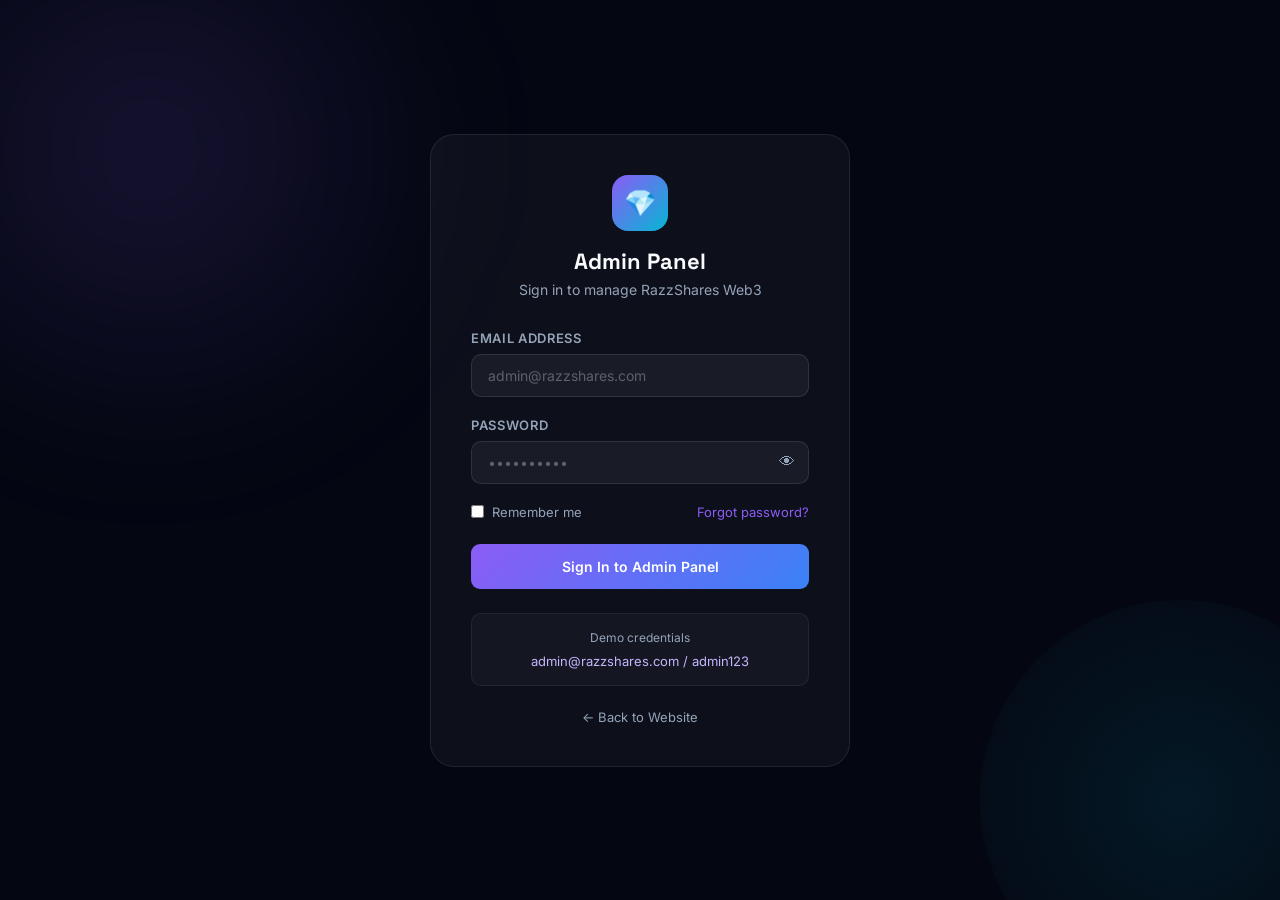
<file: admin/login.html>
<!DOCTYPE html>
<html lang="en">
<head>
  <meta charset="UTF-8" />
  <meta name="viewport" content="width=device-width, initial-scale=1.0" />
  <title>Admin Login — RazzShares Web3</title>
  <link rel="preconnect" href="https://fonts.googleapis.com" />
  <link rel="preconnect" href="https://fonts.gstatic.com" crossorigin />
  <link href="https://fonts.googleapis.com/css2?family=Inter:wght@300;400;500;600;700;800;900&family=Space+Grotesk:wght@400;500;600;700&display=swap" rel="stylesheet" />
  <link rel="stylesheet" href="../assets/css/admin.css" />
</head>
<body>
<div class="auth-page">
  <!-- Background orbs -->
  <div style="position:absolute;width:500px;height:500px;border-radius:50%;background:radial-gradient(circle,rgba(139,92,246,0.15),transparent);filter:blur(80px);top:-100px;left:-100px;pointer-events:none;"></div>
  <div style="position:absolute;width:400px;height:400px;border-radius:50%;background:radial-gradient(circle,rgba(6,182,212,0.1),transparent);filter:blur:80px;bottom:-100px;right:-100px;pointer-events:none;"></div>

  <div class="auth-card">
    <div class="auth-logo">
      <div class="auth-logo-icon">💎</div>
      <div class="auth-title">Admin Panel</div>
      <div class="auth-subtitle">Sign in to manage RazzShares Web3</div>
    </div>

    <div class="auth-error" id="auth-error">Invalid credentials. Please try again.</div>

    <form onsubmit="handleLogin(event)" style="margin-top:8px;">
      <div class="form-group">
        <label class="form-label">Email Address</label>
        <input type="email" class="form-input" id="login-email" placeholder="admin@razzshares.com" required autocomplete="email" />
      </div>
      <div class="form-group">
        <label class="form-label">Password</label>
        <div style="position:relative;">
          <input type="password" class="form-input" id="login-password" placeholder="••••••••••" required autocomplete="current-password" style="padding-right:44px;" />
          <button type="button" onclick="togglePassword()" style="position:absolute;right:14px;top:50%;transform:translateY(-50%);background:none;border:none;color:var(--text-secondary);cursor:pointer;font-size:16px;" id="pw-toggle">👁</button>
        </div>
      </div>
      <div style="display:flex;align-items:center;justify-content:space-between;margin-bottom:24px;">
        <label style="display:flex;align-items:center;gap:8px;font-size:13px;color:var(--text-secondary);cursor:pointer;">
          <input type="checkbox" style="accent-color:#8B5CF6;" /> Remember me
        </label>
        <a href="#" style="font-size:13px;color:#8B5CF6;text-decoration:none;">Forgot password?</a>
      </div>
      <button type="submit" class="btn btn-primary-admin" style="width:100%;justify-content:center;padding:14px;" id="login-btn">
        <span id="login-btn-text">Sign In to Admin Panel</span>
      </button>
    </form>

    <div style="margin-top:24px;padding:16px;background:rgba(255,255,255,0.03);border-radius:10px;border:1px solid rgba(255,255,255,0.06);">
      <div style="font-size:12px;color:var(--text-secondary);text-align:center;margin-bottom:8px;">Demo credentials</div>
      <div style="font-size:13px;color:#C4B5FD;text-align:center;">admin@razzshares.com / admin123</div>
    </div>

    <div style="margin-top:20px;text-align:center;">
      <a href="../index.html" style="font-size:13px;color:var(--text-secondary);text-decoration:none;display:inline-flex;align-items:center;gap:6px;">← Back to Website</a>
    </div>
  </div>
</div>

<script>
  function togglePassword() {
    const input = document.getElementById('login-password');
    const btn = document.getElementById('pw-toggle');
    if (input.type === 'password') { input.type = 'text'; btn.textContent = '🙈'; }
    else { input.type = 'password'; btn.textContent = '👁'; }
  }

  function handleLogin(e) {
    e.preventDefault();
    const email = document.getElementById('login-email').value;
    const pass  = document.getElementById('login-password').value;
    const btn   = document.getElementById('login-btn');
    const errEl = document.getElementById('auth-error');

    btn.disabled = true;
    document.getElementById('login-btn-text').textContent = 'Signing in...';
    errEl.classList.remove('show');

    setTimeout(() => {
      if (email === 'admin@razzshares.com' && pass === 'admin123') {
        sessionStorage.setItem('rzAdmin', '1');
        sessionStorage.setItem('rzAdminEmail', email);
        window.location.href = 'index.html';
      } else {
        errEl.classList.add('show');
        btn.disabled = false;
        document.getElementById('login-btn-text').textContent = 'Sign In to Admin Panel';
      }
    }, 800);
  }

  // If already logged in, redirect
  if (sessionStorage.getItem('rzAdmin')) window.location.href = 'index.html';
</script>
</body>
</html>
</file>
<file: assets/css/styles.css>
/* ============================================
   RazzShares Web3 - Global Styles
   ============================================ */

@import url('https://fonts.googleapis.com/css2?family=Inter:wght@300;400;500;600;700;800;900&family=Space+Grotesk:wght@400;500;600;700&display=swap');

:root {
  --purple: #8B5CF6;
  --blue: #3B82F6;
  --cyan: #06B6D4;
  --purple-dark: #6D28D9;
  --bg-dark: #040712;
  --bg-card: rgba(255,255,255,0.04);
  --border-glass: rgba(255,255,255,0.08);
  --text-primary: #F8FAFC;
  --text-secondary: #94A3B8;
  --gradient-main: linear-gradient(135deg, #8B5CF6, #3B82F6, #06B6D4);
  --gradient-glow: linear-gradient(135deg, rgba(139,92,246,0.3), rgba(59,130,246,0.3), rgba(6,182,212,0.2));
}

* { box-sizing: border-box; margin: 0; padding: 0; }

html { scroll-behavior: smooth; }

body {
  font-family: 'Inter', sans-serif;
  background-color: var(--bg-dark);
  color: var(--text-primary);
  overflow-x: hidden;
  line-height: 1.6;
}

h1, h2, h3, h4, h5 {
  font-family: 'Space Grotesk', sans-serif;
  line-height: 1.2;
}

/* ── Scrollbar ── */
::-webkit-scrollbar { width: 6px; }
::-webkit-scrollbar-track { background: #0a0f1e; }
::-webkit-scrollbar-thumb { background: linear-gradient(var(--purple), var(--cyan)); border-radius: 3px; }

/* ── Glass Card ── */
.glass {
  background: rgba(255,255,255,0.04);
  backdrop-filter: blur(20px);
  -webkit-backdrop-filter: blur(20px);
  border: 1px solid rgba(255,255,255,0.08);
  border-radius: 16px;
}

.glass-strong {
  background: rgba(255,255,255,0.07);
  backdrop-filter: blur(30px);
  -webkit-backdrop-filter: blur(30px);
  border: 1px solid rgba(255,255,255,0.12);
  border-radius: 16px;
}

/* ── Gradient Text ── */
.gradient-text {
  background: var(--gradient-main);
  -webkit-background-clip: text;
  -webkit-text-fill-color: transparent;
  background-clip: text;
}

/* ── Gradient Border ── */
.gradient-border {
  position: relative;
  border-radius: 16px;
}
.gradient-border::before {
  content: '';
  position: absolute;
  inset: 0;
  border-radius: 16px;
  padding: 1px;
  background: var(--gradient-main);
  -webkit-mask: linear-gradient(#fff 0 0) content-box, linear-gradient(#fff 0 0);
  mask: linear-gradient(#fff 0 0) content-box, linear-gradient(#fff 0 0);
  -webkit-mask-composite: xor;
  mask-composite: exclude;
  pointer-events: none;
}

/* ── Buttons ── */
.btn-primary {
  display: inline-flex;
  align-items: center;
  gap: 8px;
  padding: 12px 28px;
  background: linear-gradient(135deg, var(--purple), var(--blue));
  color: white;
  border: none;
  border-radius: 50px;
  font-weight: 600;
  font-size: 15px;
  cursor: pointer;
  transition: all 0.3s ease;
  text-decoration: none;
  position: relative;
  overflow: hidden;
}
.btn-primary::before {
  content: '';
  position: absolute;
  inset: 0;
  background: linear-gradient(135deg, var(--purple-dark), var(--purple));
  opacity: 0;
  transition: opacity 0.3s;
}
.btn-primary:hover::before { opacity: 1; }
.btn-primary:hover { transform: translateY(-2px); box-shadow: 0 10px 40px rgba(139,92,246,0.4); }
.btn-primary span { position: relative; z-index: 1; }

.btn-secondary {
  display: inline-flex;
  align-items: center;
  gap: 8px;
  padding: 12px 28px;
  background: transparent;
  color: white;
  border: 1px solid rgba(255,255,255,0.2);
  border-radius: 50px;
  font-weight: 600;
  font-size: 15px;
  cursor: pointer;
  transition: all 0.3s ease;
  text-decoration: none;
}
.btn-secondary:hover {
  border-color: var(--cyan);
  background: rgba(6,182,212,0.1);
  transform: translateY(-2px);
  box-shadow: 0 10px 30px rgba(6,182,212,0.2);
}

/* ── Glow Effects ── */
.glow-purple { box-shadow: 0 0 30px rgba(139,92,246,0.3); }
.glow-cyan   { box-shadow: 0 0 30px rgba(6,182,212,0.3); }
.glow-blue   { box-shadow: 0 0 30px rgba(59,130,246,0.3); }

/* ── Section Headings ── */
.section-label {
  display: inline-flex;
  align-items: center;
  gap: 8px;
  padding: 6px 16px;
  background: rgba(139,92,246,0.12);
  border: 1px solid rgba(139,92,246,0.3);
  border-radius: 50px;
  font-size: 13px;
  font-weight: 600;
  color: #A78BFA;
  letter-spacing: 0.05em;
  text-transform: uppercase;
  margin-bottom: 16px;
}

.section-title {
  font-size: clamp(2rem, 4vw, 3rem);
  font-weight: 800;
  line-height: 1.1;
  margin-bottom: 16px;
}

.section-subtitle {
  font-size: 1.1rem;
  color: var(--text-secondary);
  max-width: 580px;
  line-height: 1.7;
}

/* ── Background Orbs ── */
.orb {
  position: absolute;
  border-radius: 50%;
  filter: blur(80px);
  pointer-events: none;
}
.orb-purple { background: radial-gradient(circle, rgba(139,92,246,0.25) 0%, transparent 70%); }
.orb-blue   { background: radial-gradient(circle, rgba(59,130,246,0.2) 0%, transparent 70%); }
.orb-cyan   { background: radial-gradient(circle, rgba(6,182,212,0.15) 0%, transparent 70%); }

/* ── Animated Gradient BG ── */
@keyframes gradientShift {
  0%   { background-position: 0% 50%; }
  50%  { background-position: 100% 50%; }
  100% { background-position: 0% 50%; }
}

.animated-gradient-bg {
  background: linear-gradient(-45deg, #040712, #0d0a2e, #040f1a, #0a0d1f);
  background-size: 400% 400%;
  animation: gradientShift 12s ease infinite;
}

/* ── Particles Canvas ── */
#particles-canvas {
  position: absolute;
  inset: 0;
  pointer-events: none;
  z-index: 0;
}

/* ── Floating Icons Animation ── */
@keyframes float {
  0%, 100% { transform: translateY(0px) rotate(0deg); }
  33%       { transform: translateY(-15px) rotate(5deg); }
  66%       { transform: translateY(-8px) rotate(-3deg); }
}
@keyframes floatReverse {
  0%, 100% { transform: translateY(0px) rotate(0deg); }
  33%       { transform: translateY(12px) rotate(-4deg); }
  66%       { transform: translateY(6px) rotate(3deg); }
}
.float-1 { animation: float 6s ease-in-out infinite; }
.float-2 { animation: floatReverse 7s ease-in-out infinite; }
.float-3 { animation: float 8s ease-in-out infinite 1s; }
.float-4 { animation: floatReverse 5s ease-in-out infinite 0.5s; }

/* ── Pulse ring ── */
@keyframes pulseRing {
  0%   { transform: scale(1); opacity: 0.6; }
  100% { transform: scale(1.8); opacity: 0; }
}
.pulse-ring {
  position: absolute;
  border-radius: 50%;
  border: 1px solid rgba(139,92,246,0.5);
  animation: pulseRing 2.5s ease-out infinite;
}

/* ── Neon border animation ── */
@keyframes neonBorder {
  0%, 100% { border-color: rgba(139,92,246,0.4); box-shadow: 0 0 10px rgba(139,92,246,0.2); }
  50%       { border-color: rgba(6,182,212,0.6);  box-shadow: 0 0 20px rgba(6,182,212,0.3); }
}
.neon-border {
  animation: neonBorder 3s ease-in-out infinite;
  border: 1px solid rgba(139,92,246,0.4);
}

/* ── Card Hover ── */
.card-hover {
  transition: all 0.3s cubic-bezier(0.4, 0, 0.2, 1);
  cursor: pointer;
}
.card-hover:hover {
  transform: translateY(-6px);
  box-shadow: 0 20px 60px rgba(139,92,246,0.2);
  border-color: rgba(139,92,246,0.3);
}

/* ── Fade-in Animations ── */
@keyframes fadeInUp {
  from { opacity: 0; transform: translateY(30px); }
  to   { opacity: 1; transform: translateY(0); }
}
@keyframes fadeInLeft {
  from { opacity: 0; transform: translateX(-30px); }
  to   { opacity: 1; transform: translateX(0); }
}
@keyframes fadeInRight {
  from { opacity: 0; transform: translateX(30px); }
  to   { opacity: 1; transform: translateX(0); }
}
@keyframes scaleIn {
  from { opacity: 0; transform: scale(0.9); }
  to   { opacity: 1; transform: scale(1); }
}

.animate-fade-up   { animation: fadeInUp 0.7s ease forwards; }
.animate-fade-left { animation: fadeInLeft 0.7s ease forwards; }
.animate-fade-right{ animation: fadeInRight 0.7s ease forwards; }
.animate-scale-in  { animation: scaleIn 0.5s ease forwards; }

.delay-100 { animation-delay: 0.1s; }
.delay-200 { animation-delay: 0.2s; }
.delay-300 { animation-delay: 0.3s; }
.delay-400 { animation-delay: 0.4s; }
.delay-500 { animation-delay: 0.5s; }
.delay-600 { animation-delay: 0.6s; }

/* ── Intersection Observer Hidden ── */
.reveal { opacity: 0; transform: translateY(30px); transition: opacity 0.7s ease, transform 0.7s ease; }
.reveal.visible { opacity: 1; transform: translateY(0); }

/* ── Stats counter ── */
@keyframes countUp { from { opacity: 0; } to { opacity: 1; } }
.stat-number { animation: countUp 1s ease forwards; }

/* ── Navbar ── */
#navbar {
  position: fixed;
  top: 0; left: 0; right: 0;
  z-index: 1000;
  transition: all 0.3s ease;
  padding: 20px 0;
}
#navbar.scrolled {
  background: rgba(4,7,18,0.85);
  backdrop-filter: blur(20px);
  -webkit-backdrop-filter: blur(20px);
  border-bottom: 1px solid rgba(255,255,255,0.06);
  padding: 12px 0;
}

.nav-link {
  color: rgba(255,255,255,0.7);
  text-decoration: none;
  font-size: 14px;
  font-weight: 500;
  transition: color 0.2s;
  position: relative;
}
.nav-link::after {
  content: '';
  position: absolute;
  bottom: -4px; left: 0;
  width: 0; height: 2px;
  background: var(--gradient-main);
  border-radius: 1px;
  transition: width 0.3s;
}
.nav-link:hover { color: white; }
.nav-link:hover::after { width: 100%; }

/* ── Hero ── */
#hero {
  min-height: 100vh;
  position: relative;
  display: flex;
  align-items: center;
  overflow: hidden;
}

.hero-badge {
  display: inline-flex;
  align-items: center;
  gap: 8px;
  padding: 8px 20px;
  background: rgba(139,92,246,0.1);
  border: 1px solid rgba(139,92,246,0.3);
  border-radius: 50px;
  font-size: 13px;
  color: #C4B5FD;
  font-weight: 500;
  margin-bottom: 24px;
}
.hero-badge .dot {
  width: 7px; height: 7px;
  background: #A78BFA;
  border-radius: 50%;
  animation: pulseRing 1.5s ease-out infinite;
}

.hero-title {
  font-size: clamp(2.8rem, 7vw, 6rem);
  font-weight: 900;
  line-height: 1.05;
  letter-spacing: -0.02em;
  margin-bottom: 24px;
}

/* ── Wallet Visual ── */
.wallet-card {
  background: rgba(255,255,255,0.05);
  backdrop-filter: blur(20px);
  border: 1px solid rgba(255,255,255,0.1);
  border-radius: 20px;
  padding: 24px;
  width: 280px;
}
.wallet-address {
  font-family: monospace;
  font-size: 12px;
  color: var(--cyan);
  background: rgba(6,182,212,0.1);
  padding: 8px 14px;
  border-radius: 8px;
  border: 1px solid rgba(6,182,212,0.2);
}

/* ── Stats ── */
#stats { padding: 80px 0; position: relative; }
.stat-card {
  padding: 32px;
  text-align: center;
  transition: all 0.3s ease;
}
.stat-card:hover { transform: translateY(-4px); }
.stat-value {
  font-size: clamp(2rem, 4vw, 3.2rem);
  font-weight: 800;
  font-family: 'Space Grotesk', sans-serif;
  line-height: 1;
  margin-bottom: 8px;
}
.stat-label { color: var(--text-secondary); font-size: 14px; }

/* ── About ── */
#about { padding: 100px 0; position: relative; overflow: hidden; }
.about-pill {
  display: inline-flex;
  align-items: center;
  gap: 10px;
  padding: 12px 20px;
  background: rgba(255,255,255,0.04);
  border: 1px solid rgba(255,255,255,0.08);
  border-radius: 50px;
  font-size: 14px;
  color: var(--text-secondary);
  transition: all 0.3s;
}
.about-pill:hover { border-color: rgba(139,92,246,0.4); color: #C4B5FD; background: rgba(139,92,246,0.08); }

/* ── Features ── */
#features { padding: 100px 0; position: relative; }
.feature-card {
  padding: 32px;
  transition: all 0.3s cubic-bezier(0.4,0,0.2,1);
}
.feature-card:hover {
  transform: translateY(-6px);
  border-color: rgba(139,92,246,0.3);
  box-shadow: 0 20px 60px rgba(139,92,246,0.15);
}
.feature-icon {
  width: 52px; height: 52px;
  border-radius: 14px;
  display: flex; align-items: center; justify-content: center;
  margin-bottom: 20px;
  font-size: 24px;
}

/* ── Ecosystem ── */
#ecosystem { padding: 100px 0; position: relative; }
.project-card {
  padding: 28px;
  transition: all 0.3s ease;
}
.project-card:hover {
  transform: translateY(-6px);
  box-shadow: 0 24px 64px rgba(139,92,246,0.2);
  border-color: rgba(139,92,246,0.3);
}
.project-tag {
  padding: 4px 12px;
  border-radius: 20px;
  font-size: 11px;
  font-weight: 600;
  text-transform: uppercase;
  letter-spacing: 0.05em;
}

/* ── Community ── */
#community { padding: 100px 0; position: relative; }
.social-card {
  padding: 32px;
  text-align: center;
  cursor: pointer;
  transition: all 0.3s ease;
  text-decoration: none;
  display: block;
}
.social-card:hover { transform: translateY(-8px); }
.social-icon-wrap {
  width: 64px; height: 64px;
  border-radius: 18px;
  display: flex; align-items: center; justify-content: center;
  margin: 0 auto 16px;
  font-size: 28px;
  transition: transform 0.3s;
}
.social-card:hover .social-icon-wrap { transform: scale(1.1) rotate(-5deg); }

/* ── Testimonials ── */
#testimonials { padding: 100px 0; position: relative; }
.testimonial-card {
  padding: 32px;
  transition: all 0.3s ease;
}
.testimonial-card:hover {
  transform: translateY(-4px);
  box-shadow: 0 20px 50px rgba(139,92,246,0.2);
  border-color: rgba(139,92,246,0.3);
}
.avatar {
  width: 48px; height: 48px;
  border-radius: 50%;
  display: flex; align-items: center; justify-content: center;
  font-weight: 700;
  font-size: 18px;
  flex-shrink: 0;
}
.stars { color: #F59E0B; font-size: 14px; letter-spacing: 2px; }

/* ── FAQ ── */
#faq { padding: 100px 0; position: relative; }
.faq-item {
  border: 1px solid rgba(255,255,255,0.07);
  border-radius: 14px;
  overflow: hidden;
  margin-bottom: 12px;
  transition: border-color 0.3s;
}
.faq-item.open { border-color: rgba(139,92,246,0.35); }
.faq-question {
  display: flex;
  align-items: center;
  justify-content: space-between;
  padding: 22px 28px;
  cursor: pointer;
  font-weight: 600;
  font-size: 16px;
  background: rgba(255,255,255,0.02);
  transition: background 0.2s;
  user-select: none;
}
.faq-question:hover { background: rgba(255,255,255,0.04); }
.faq-chevron { transition: transform 0.3s ease; color: #8B5CF6; }
.faq-item.open .faq-chevron { transform: rotate(180deg); }
.faq-answer {
  max-height: 0;
  overflow: hidden;
  transition: max-height 0.4s cubic-bezier(0.4,0,0.2,1), padding 0.3s;
  padding: 0 28px;
  color: var(--text-secondary);
  line-height: 1.7;
  font-size: 15px;
}
.faq-item.open .faq-answer { max-height: 300px; padding: 0 28px 22px; }

/* ── Newsletter ── */
#newsletter { padding: 100px 0; position: relative; }
.newsletter-wrap {
  background: linear-gradient(135deg, rgba(139,92,246,0.12), rgba(59,130,246,0.08), rgba(6,182,212,0.06));
  border: 1px solid rgba(139,92,246,0.2);
  border-radius: 24px;
  padding: 64px;
  text-align: center;
  position: relative;
  overflow: hidden;
}
.newsletter-form {
  display: flex;
  gap: 12px;
  max-width: 480px;
  margin: 32px auto 0;
}
.newsletter-input {
  flex: 1;
  padding: 14px 20px;
  background: rgba(255,255,255,0.06);
  border: 1px solid rgba(255,255,255,0.12);
  border-radius: 50px;
  color: white;
  font-size: 15px;
  outline: none;
  transition: border-color 0.3s;
}
.newsletter-input::placeholder { color: rgba(255,255,255,0.35); }
.newsletter-input:focus { border-color: rgba(139,92,246,0.5); }

/* ── Footer ── */
#footer {
  padding: 64px 0 32px;
  border-top: 1px solid rgba(255,255,255,0.06);
  position: relative;
}
.footer-logo {
  font-family: 'Space Grotesk', sans-serif;
  font-size: 22px;
  font-weight: 800;
  margin-bottom: 12px;
}
.footer-link {
  color: rgba(255,255,255,0.5);
  text-decoration: none;
  font-size: 14px;
  transition: color 0.2s;
  display: block;
  margin-bottom: 10px;
}
.footer-link:hover { color: white; }
.social-icon-btn {
  width: 38px; height: 38px;
  border-radius: 10px;
  background: rgba(255,255,255,0.06);
  border: 1px solid rgba(255,255,255,0.08);
  display: inline-flex;
  align-items: center;
  justify-content: center;
  font-size: 16px;
  transition: all 0.3s;
  text-decoration: none;
  color: rgba(255,255,255,0.6);
}
.social-icon-btn:hover {
  background: rgba(139,92,246,0.2);
  border-color: rgba(139,92,246,0.4);
  color: white;
  transform: translateY(-2px);
}

/* ── Container ── */
.container { max-width: 1200px; margin: 0 auto; padding: 0 24px; }
.container-wide { max-width: 1400px; margin: 0 auto; padding: 0 24px; }

/* ── Grid helpers ── */
.grid-2 { display: grid; grid-template-columns: repeat(2, 1fr); gap: 24px; }
.grid-3 { display: grid; grid-template-columns: repeat(3, 1fr); gap: 24px; }
.grid-4 { display: grid; grid-template-columns: repeat(4, 1fr); gap: 24px; }

@media (max-width: 1024px) {
  .grid-4 { grid-template-columns: repeat(2, 1fr); }
  .grid-3 { grid-template-columns: repeat(2, 1fr); }
}
@media (max-width: 640px) {
  .grid-4, .grid-3, .grid-2 { grid-template-columns: 1fr; }
  .newsletter-form { flex-direction: column; }
  .newsletter-wrap { padding: 40px 24px; }
  .hero-title { font-size: 2.4rem; }
}

/* ── Gradient line dividers ── */
.gradient-line {
  height: 1px;
  background: linear-gradient(90deg, transparent, rgba(139,92,246,0.5), rgba(6,182,212,0.5), transparent);
  border: none;
  margin: 0;
}

/* ── Loading bar ── */
.progress-bar {
  height: 3px;
  border-radius: 2px;
  background: linear-gradient(90deg, var(--purple), var(--cyan));
}

/* ── Tag chip ── */
.chip {
  display: inline-flex;
  align-items: center;
  gap: 4px;
  padding: 4px 12px;
  border-radius: 20px;
  font-size: 11px;
  font-weight: 600;
  text-transform: uppercase;
  letter-spacing: 0.06em;
}
.chip-purple { background: rgba(139,92,246,0.15); color: #C4B5FD; border: 1px solid rgba(139,92,246,0.25); }
.chip-cyan   { background: rgba(6,182,212,0.15);  color: #67E8F9; border: 1px solid rgba(6,182,212,0.25); }
.chip-blue   { background: rgba(59,130,246,0.15); color: #93C5FD; border: 1px solid rgba(59,130,246,0.25); }
.chip-green  { background: rgba(16,185,129,0.15); color: #6EE7B7; border: 1px solid rgba(16,185,129,0.25); }
.chip-yellow { background: rgba(245,158,11,0.15); color: #FCD34D; border: 1px solid rgba(245,158,11,0.25); }

/* ── Mobile menu ── */
#mobile-menu {
  display: none;
  position: fixed;
  inset: 0;
  z-index: 999;
  background: rgba(4,7,18,0.97);
  backdrop-filter: blur(20px);
  flex-direction: column;
  align-items: center;
  justify-content: center;
  gap: 32px;
}
#mobile-menu.open { display: flex; }
#mobile-menu a {
  font-size: 24px;
  font-weight: 700;
  color: white;
  text-decoration: none;
  font-family: 'Space Grotesk', sans-serif;
  transition: color 0.2s;
}
#mobile-menu a:hover { color: #A78BFA; }

/* ── Typed cursor ── */
@keyframes blink { 0%,100% { opacity: 1; } 50% { opacity: 0; } }
.typed-cursor { animation: blink 0.8s infinite; }

/* ── Ticker ── */
@keyframes ticker { from { transform: translateX(0); } to { transform: translateX(-50%); } }
.ticker-track { animation: ticker 30s linear infinite; display: flex; gap: 48px; white-space: nowrap; }
.ticker-track:hover { animation-play-state: paused; }
</file>
<file: assets/css/admin.css>
/* ============================================
   RazzShares Web3 - Admin Panel Styles
   ============================================ */

:root {
  --sidebar-w: 260px;
  --header-h: 64px;
  --purple: #8B5CF6;
  --blue: #3B82F6;
  --cyan: #06B6D4;
  --bg-dark: #040712;
  --bg-sidebar: #070b1a;
  --bg-card: rgba(255,255,255,0.04);
  --border: rgba(255,255,255,0.07);
  --text-primary: #F8FAFC;
  --text-secondary: #94A3B8;
  --success: #10B981;
  --warning: #F59E0B;
  --danger: #EF4444;
  --info: #06B6D4;
}

* { box-sizing: border-box; margin: 0; padding: 0; }
html { scroll-behavior: smooth; }
body {
  font-family: 'Inter', sans-serif;
  background: var(--bg-dark);
  color: var(--text-primary);
  overflow-x: hidden;
}
::-webkit-scrollbar { width: 4px; height: 4px; }
::-webkit-scrollbar-track { background: transparent; }
::-webkit-scrollbar-thumb { background: rgba(139,92,246,0.4); border-radius: 2px; }

/* ── Layout ── */
.admin-layout { display: flex; min-height: 100vh; }

/* ── Sidebar ── */
.sidebar {
  width: var(--sidebar-w);
  background: var(--bg-sidebar);
  border-right: 1px solid var(--border);
  display: flex;
  flex-direction: column;
  position: fixed;
  top: 0; left: 0; bottom: 0;
  z-index: 100;
  transition: transform 0.3s ease;
  overflow-y: auto;
}

.sidebar-logo {
  padding: 24px 20px;
  border-bottom: 1px solid var(--border);
  display: flex;
  align-items: center;
  gap: 12px;
}
.sidebar-logo-icon {
  width: 38px; height: 38px;
  border-radius: 10px;
  background: linear-gradient(135deg, #8B5CF6, #06B6D4);
  display: flex; align-items: center; justify-content: center;
  font-size: 18px;
  flex-shrink: 0;
}
.sidebar-logo-text {
  font-family: 'Space Grotesk', sans-serif;
  font-weight: 700;
  font-size: 15px;
  line-height: 1.2;
}
.sidebar-logo-sub { font-size: 11px; color: var(--text-secondary); font-weight: 400; }

.sidebar-nav { flex: 1; padding: 16px 12px; }
.nav-section-label {
  font-size: 10px;
  text-transform: uppercase;
  letter-spacing: 0.1em;
  color: rgba(148,163,184,0.5);
  font-weight: 600;
  padding: 0 8px;
  margin: 16px 0 6px;
}
.nav-section-label:first-child { margin-top: 0; }

.nav-item {
  display: flex;
  align-items: center;
  gap: 10px;
  padding: 10px 12px;
  border-radius: 10px;
  cursor: pointer;
  transition: all 0.2s;
  color: var(--text-secondary);
  font-size: 14px;
  font-weight: 500;
  text-decoration: none;
  margin-bottom: 2px;
  border: 1px solid transparent;
}
.nav-item:hover {
  background: rgba(255,255,255,0.05);
  color: var(--text-primary);
}
.nav-item.active {
  background: rgba(139,92,246,0.15);
  color: #C4B5FD;
  border-color: rgba(139,92,246,0.25);
}
.nav-item.active .nav-icon { color: #A78BFA; }
.nav-icon { font-size: 17px; flex-shrink: 0; }
.nav-badge {
  margin-left: auto;
  background: rgba(139,92,246,0.2);
  color: #C4B5FD;
  font-size: 11px;
  font-weight: 700;
  padding: 2px 8px;
  border-radius: 20px;
  border: 1px solid rgba(139,92,246,0.3);
}
.nav-badge.danger { background: rgba(239,68,68,0.2); color: #FCA5A5; border-color: rgba(239,68,68,0.3); }

.sidebar-footer {
  padding: 16px 12px;
  border-top: 1px solid var(--border);
}

/* ── Main content ── */
.admin-main {
  flex: 1;
  margin-left: var(--sidebar-w);
  display: flex;
  flex-direction: column;
  min-height: 100vh;
}

/* ── Top Header ── */
.admin-header {
  height: var(--header-h);
  background: rgba(4,7,18,0.8);
  backdrop-filter: blur(20px);
  border-bottom: 1px solid var(--border);
  display: flex;
  align-items: center;
  justify-content: space-between;
  padding: 0 28px;
  position: sticky;
  top: 0;
  z-index: 99;
  flex-shrink: 0;
}
.admin-header-title {
  font-family: 'Space Grotesk', sans-serif;
  font-size: 18px;
  font-weight: 700;
}
.header-actions { display: flex; align-items: center; gap: 12px; }

.icon-btn {
  width: 36px; height: 36px;
  background: rgba(255,255,255,0.05);
  border: 1px solid var(--border);
  border-radius: 9px;
  display: flex; align-items: center; justify-content: center;
  cursor: pointer;
  transition: all 0.2s;
  color: var(--text-secondary);
  font-size: 16px;
  position: relative;
}
.icon-btn:hover { background: rgba(255,255,255,0.08); color: white; }
.notif-dot {
  position: absolute;
  top: 6px; right: 6px;
  width: 8px; height: 8px;
  background: #8B5CF6;
  border-radius: 50%;
  border: 2px solid var(--bg-dark);
}

.admin-avatar {
  width: 36px; height: 36px;
  border-radius: 50%;
  background: linear-gradient(135deg, #8B5CF6, #06B6D4);
  display: flex; align-items: center; justify-content: center;
  font-weight: 700;
  font-size: 14px;
  cursor: pointer;
  border: 2px solid rgba(139,92,246,0.4);
}

/* ── Page content ── */
.admin-page { padding: 28px; flex: 1; }
.admin-page.hidden { display: none; }

/* ── Page header ── */
.page-header {
  display: flex;
  align-items: center;
  justify-content: space-between;
  margin-bottom: 28px;
  flex-wrap: wrap;
  gap: 16px;
}
.page-title { font-size: 24px; font-weight: 800; font-family: 'Space Grotesk', sans-serif; }
.page-subtitle { color: var(--text-secondary); font-size: 14px; margin-top: 4px; }

/* ── Stat cards ── */
.stats-grid { display: grid; grid-template-columns: repeat(4, 1fr); gap: 20px; margin-bottom: 28px; }
.stat-widget {
  background: var(--bg-card);
  border: 1px solid var(--border);
  border-radius: 14px;
  padding: 22px;
  transition: all 0.3s;
}
.stat-widget:hover { border-color: rgba(139,92,246,0.3); transform: translateY(-2px); }
.stat-widget-icon {
  width: 44px; height: 44px;
  border-radius: 12px;
  display: flex; align-items: center; justify-content: center;
  font-size: 20px;
  margin-bottom: 16px;
}
.stat-widget-value {
  font-size: 28px;
  font-weight: 800;
  font-family: 'Space Grotesk', sans-serif;
  line-height: 1;
  margin-bottom: 6px;
}
.stat-widget-label { font-size: 13px; color: var(--text-secondary); }
.stat-widget-change {
  display: inline-flex;
  align-items: center;
  gap: 4px;
  font-size: 12px;
  font-weight: 600;
  margin-top: 8px;
  padding: 3px 8px;
  border-radius: 20px;
}
.stat-widget-change.up   { color: #34D399; background: rgba(16,185,129,0.12); }
.stat-widget-change.down { color: #F87171; background: rgba(239,68,68,0.12); }

/* ── Cards ── */
.admin-card {
  background: var(--bg-card);
  border: 1px solid var(--border);
  border-radius: 14px;
  padding: 24px;
  margin-bottom: 20px;
}
.admin-card-title {
  font-size: 15px;
  font-weight: 700;
  margin-bottom: 20px;
  display: flex;
  align-items: center;
  justify-content: space-between;
  gap: 12px;
}

/* ── Charts ── */
.chart-container { position: relative; width: 100%; }

/* ── Table ── */
.admin-table { width: 100%; border-collapse: collapse; }
.admin-table th {
  text-align: left;
  padding: 10px 16px;
  font-size: 11px;
  text-transform: uppercase;
  letter-spacing: 0.07em;
  color: var(--text-secondary);
  border-bottom: 1px solid var(--border);
  font-weight: 600;
}
.admin-table td {
  padding: 14px 16px;
  border-bottom: 1px solid rgba(255,255,255,0.04);
  font-size: 14px;
  vertical-align: middle;
}
.admin-table tr:last-child td { border-bottom: none; }
.admin-table tbody tr:hover { background: rgba(255,255,255,0.02); }

/* ── Status badges ── */
.status-badge {
  display: inline-flex;
  align-items: center;
  gap: 5px;
  padding: 4px 10px;
  border-radius: 20px;
  font-size: 11px;
  font-weight: 600;
}
.status-badge::before { content: ''; width: 6px; height: 6px; border-radius: 50%; flex-shrink: 0; }
.status-active   { background: rgba(16,185,129,0.15); color: #34D399; }
.status-active::before { background: #34D399; }
.status-pending  { background: rgba(245,158,11,0.15); color: #FBBF24; }
.status-pending::before { background: #FBBF24; }
.status-inactive { background: rgba(148,163,184,0.15); color: #94A3B8; }
.status-inactive::before { background: #94A3B8; }
.status-banned   { background: rgba(239,68,68,0.15); color: #F87171; }
.status-banned::before { background: #F87171; }

/* ── Forms ── */
.form-group { margin-bottom: 20px; }
.form-label {
  display: block;
  font-size: 13px;
  font-weight: 600;
  color: var(--text-secondary);
  margin-bottom: 8px;
  text-transform: uppercase;
  letter-spacing: 0.05em;
}
.form-input, .form-select, .form-textarea {
  width: 100%;
  padding: 12px 16px;
  background: rgba(255,255,255,0.05);
  border: 1px solid rgba(255,255,255,0.1);
  border-radius: 10px;
  color: white;
  font-size: 14px;
  font-family: inherit;
  outline: none;
  transition: border-color 0.3s;
}
.form-input:focus, .form-select:focus, .form-textarea:focus {
  border-color: rgba(139,92,246,0.5);
  background: rgba(139,92,246,0.05);
}
.form-input::placeholder, .form-textarea::placeholder { color: rgba(255,255,255,0.3); }
.form-select { cursor: pointer; }
.form-select option { background: #0d1117; }
.form-textarea { resize: vertical; min-height: 100px; }
.form-grid-2 { display: grid; grid-template-columns: 1fr 1fr; gap: 20px; }

/* ── Buttons ── */
.btn {
  display: inline-flex;
  align-items: center;
  gap: 8px;
  padding: 10px 20px;
  border-radius: 9px;
  font-size: 14px;
  font-weight: 600;
  font-family: inherit;
  cursor: pointer;
  border: none;
  transition: all 0.2s;
  text-decoration: none;
  white-space: nowrap;
}
.btn-sm { padding: 7px 14px; font-size: 13px; border-radius: 8px; }
.btn-primary-admin {
  background: linear-gradient(135deg, #8B5CF6, #3B82F6);
  color: white;
}
.btn-primary-admin:hover { opacity: 0.9; transform: translateY(-1px); box-shadow: 0 6px 20px rgba(139,92,246,0.4); }
.btn-secondary-admin {
  background: rgba(255,255,255,0.06);
  border: 1px solid rgba(255,255,255,0.1);
  color: var(--text-secondary);
}
.btn-secondary-admin:hover { background: rgba(255,255,255,0.1); color: white; }
.btn-danger { background: rgba(239,68,68,0.2); border: 1px solid rgba(239,68,68,0.3); color: #F87171; }
.btn-danger:hover { background: rgba(239,68,68,0.3); }
.btn-success { background: rgba(16,185,129,0.2); border: 1px solid rgba(16,185,129,0.3); color: #34D399; }
.btn-success:hover { background: rgba(16,185,129,0.3); }

/* ── Upload zone ── */
.upload-zone {
  border: 2px dashed rgba(255,255,255,0.15);
  border-radius: 14px;
  padding: 48px;
  text-align: center;
  cursor: pointer;
  transition: all 0.3s;
  background: rgba(255,255,255,0.02);
}
.upload-zone:hover {
  border-color: rgba(139,92,246,0.5);
  background: rgba(139,92,246,0.05);
}
.upload-zone.drag-over {
  border-color: rgba(139,92,246,0.8);
  background: rgba(139,92,246,0.1);
}
.upload-icon { font-size: 48px; margin-bottom: 16px; opacity: 0.5; }

/* ── Media grid ── */
.media-grid { display: grid; grid-template-columns: repeat(auto-fill, minmax(150px, 1fr)); gap: 12px; }
.media-item {
  border-radius: 10px;
  overflow: hidden;
  border: 1px solid var(--border);
  position: relative;
  cursor: pointer;
  transition: all 0.2s;
  aspect-ratio: 1;
  background: rgba(255,255,255,0.03);
  display: flex; align-items: center; justify-content: center;
}
.media-item:hover { border-color: rgba(139,92,246,0.4); transform: scale(1.02); }
.media-item-overlay {
  position: absolute;
  inset: 0;
  background: rgba(0,0,0,0.6);
  display: flex;
  align-items: center;
  justify-content: center;
  gap: 10px;
  opacity: 0;
  transition: opacity 0.2s;
}
.media-item:hover .media-item-overlay { opacity: 1; }

/* ── Toggle switch ── */
.toggle {
  position: relative;
  width: 44px; height: 24px;
  display: inline-block;
  flex-shrink: 0;
}
.toggle input { opacity: 0; width: 0; height: 0; }
.toggle-slider {
  position: absolute;
  inset: 0;
  background: rgba(255,255,255,0.1);
  border-radius: 34px;
  cursor: pointer;
  transition: 0.3s;
}
.toggle-slider:before {
  content: '';
  position: absolute;
  width: 18px; height: 18px;
  left: 3px; top: 3px;
  background: white;
  border-radius: 50%;
  transition: 0.3s;
}
.toggle input:checked + .toggle-slider { background: linear-gradient(135deg, #8B5CF6, #06B6D4); }
.toggle input:checked + .toggle-slider:before { transform: translateX(20px); }

/* ── Search bar ── */
.search-bar {
  display: flex;
  align-items: center;
  gap: 10px;
  background: rgba(255,255,255,0.05);
  border: 1px solid rgba(255,255,255,0.1);
  border-radius: 10px;
  padding: 10px 14px;
}
.search-bar input {
  background: none;
  border: none;
  color: white;
  font-size: 14px;
  font-family: inherit;
  outline: none;
  flex: 1;
}
.search-bar input::placeholder { color: rgba(255,255,255,0.3); }
.search-icon { color: var(--text-secondary); font-size: 16px; }

/* ── Modal ── */
.modal-overlay {
  position: fixed;
  inset: 0;
  background: rgba(0,0,0,0.7);
  backdrop-filter: blur(8px);
  z-index: 1000;
  display: flex;
  align-items: center;
  justify-content: center;
  padding: 24px;
  opacity: 0;
  pointer-events: none;
  transition: opacity 0.3s;
}
.modal-overlay.open { opacity: 1; pointer-events: all; }
.modal {
  background: #0d1117;
  border: 1px solid rgba(255,255,255,0.1);
  border-radius: 20px;
  width: 100%;
  max-width: 560px;
  max-height: 90vh;
  overflow-y: auto;
  transform: scale(0.9);
  transition: transform 0.3s;
}
.modal-overlay.open .modal { transform: scale(1); }
.modal-header {
  padding: 24px 28px;
  border-bottom: 1px solid var(--border);
  display: flex;
  align-items: center;
  justify-content: space-between;
}
.modal-title { font-size: 18px; font-weight: 700; font-family: 'Space Grotesk', sans-serif; }
.modal-body { padding: 28px; }
.modal-footer { padding: 20px 28px; border-top: 1px solid var(--border); display: flex; gap: 12px; justify-content: flex-end; }
.modal-close {
  width: 30px; height: 30px;
  background: rgba(255,255,255,0.06);
  border: none;
  border-radius: 8px;
  color: var(--text-secondary);
  font-size: 18px;
  cursor: pointer;
  display: flex; align-items: center; justify-content: center;
  transition: all 0.2s;
}
.modal-close:hover { background: rgba(255,255,255,0.12); color: white; }

/* ── Progress bars ── */
.progress-track {
  width: 100%;
  height: 6px;
  background: rgba(255,255,255,0.08);
  border-radius: 3px;
  overflow: hidden;
}
.progress-fill {
  height: 100%;
  border-radius: 3px;
  background: linear-gradient(90deg, var(--purple), var(--cyan));
  transition: width 1s ease;
}

/* ── Activity feed ── */
.activity-item {
  display: flex;
  align-items: flex-start;
  gap: 14px;
  padding: 14px 0;
  border-bottom: 1px solid rgba(255,255,255,0.04);
}
.activity-item:last-child { border-bottom: none; }
.activity-dot {
  width: 10px; height: 10px;
  border-radius: 50%;
  flex-shrink: 0;
  margin-top: 4px;
}
.activity-time { font-size: 12px; color: var(--text-secondary); margin-top: 4px; }

/* ── Responsive ── */
.sidebar-toggle-btn {
  display: none;
  width: 36px; height: 36px;
  background: rgba(255,255,255,0.06);
  border: 1px solid var(--border);
  border-radius: 9px;
  align-items: center; justify-content: center;
  cursor: pointer; font-size: 18px;
  color: var(--text-secondary);
}

@media (max-width: 1024px) {
  .stats-grid { grid-template-columns: repeat(2, 1fr); }
}
@media (max-width: 768px) {
  .sidebar { transform: translateX(-100%); }
  .sidebar.open { transform: translateX(0); }
  .admin-main { margin-left: 0; }
  .sidebar-toggle-btn { display: flex; }
  .stats-grid { grid-template-columns: 1fr 1fr; }
  .admin-page { padding: 16px; }
  .form-grid-2 { grid-template-columns: 1fr; }
}
@media (max-width: 480px) {
  .stats-grid { grid-template-columns: 1fr; }
}

/* ── Color palette for charts ── */
.color-purple { color: #8B5CF6; }
.color-blue   { color: #3B82F6; }
.color-cyan   { color: #06B6D4; }
.color-green  { color: #10B981; }
.color-yellow { color: #F59E0B; }

.bg-purple-dim { background: rgba(139,92,246,0.15); }
.bg-blue-dim   { background: rgba(59,130,246,0.15); }
.bg-cyan-dim   { background: rgba(6,182,212,0.15); }
.bg-green-dim  { background: rgba(16,185,129,0.15); }
.bg-yellow-dim { background: rgba(245,158,11,0.15); }
.bg-red-dim    { background: rgba(239,68,68,0.15); }

/* ── Settings ── */
.settings-section-title {
  font-size: 13px;
  font-weight: 700;
  text-transform: uppercase;
  letter-spacing: 0.08em;
  color: var(--text-secondary);
  margin-bottom: 16px;
  padding-bottom: 8px;
  border-bottom: 1px solid var(--border);
}
.settings-row {
  display: flex;
  align-items: center;
  justify-content: space-between;
  padding: 16px 0;
  border-bottom: 1px solid rgba(255,255,255,0.03);
}
.settings-row:last-child { border-bottom: none; }
.settings-row-info h4 { font-size: 14px; font-weight: 600; margin-bottom: 3px; }
.settings-row-info p  { font-size: 13px; color: var(--text-secondary); }

/* ── Auth page ── */
.auth-page {
  min-height: 100vh;
  display: flex;
  align-items: center;
  justify-content: center;
  background: #040712;
  padding: 24px;
  position: relative;
  overflow: hidden;
}
.auth-card {
  width: 100%;
  max-width: 420px;
  background: rgba(255,255,255,0.04);
  border: 1px solid rgba(255,255,255,0.08);
  border-radius: 24px;
  padding: 40px;
  position: relative;
  z-index: 1;
}
.auth-logo {
  text-align: center;
  margin-bottom: 32px;
}
.auth-logo-icon {
  width: 56px; height: 56px;
  border-radius: 16px;
  background: linear-gradient(135deg, #8B5CF6, #06B6D4);
  display: flex; align-items: center; justify-content: center;
  font-size: 26px;
  margin: 0 auto 16px;
}
.auth-title { font-family: 'Space Grotesk', sans-serif; font-size: 22px; font-weight: 800; text-align: center; margin-bottom: 6px; }
.auth-subtitle { font-size: 14px; color: var(--text-secondary); text-align: center; }
.auth-error {
  background: rgba(239,68,68,0.12);
  border: 1px solid rgba(239,68,68,0.25);
  border-radius: 10px;
  padding: 12px 16px;
  font-size: 14px;
  color: #F87171;
  margin-bottom: 20px;
  display: none;
}
.auth-error.show { display: block; }

/* ── Tooltip ── */
[data-tooltip] { position: relative; }
[data-tooltip]:hover::after {
  content: attr(data-tooltip);
  position: absolute;
  bottom: calc(100% + 8px);
  left: 50%;
  transform: translateX(-50%);
  background: #1e2535;
  color: white;
  padding: 6px 12px;
  border-radius: 8px;
  font-size: 12px;
  white-space: nowrap;
  pointer-events: none;
  z-index: 99;
  border: 1px solid var(--border);
}

/* ── Color swatches ── */
.color-swatch {
  width: 32px; height: 32px;
  border-radius: 8px;
  cursor: pointer;
  border: 2px solid transparent;
  transition: all 0.2s;
}
.color-swatch.selected { border-color: white; transform: scale(1.15); }

/* ── Notification dot ── */
@keyframes notifPulse { 0%,100% { opacity: 1; } 50% { opacity: 0.4; } }
.notif-dot { animation: notifPulse 2s infinite; }
</file>
